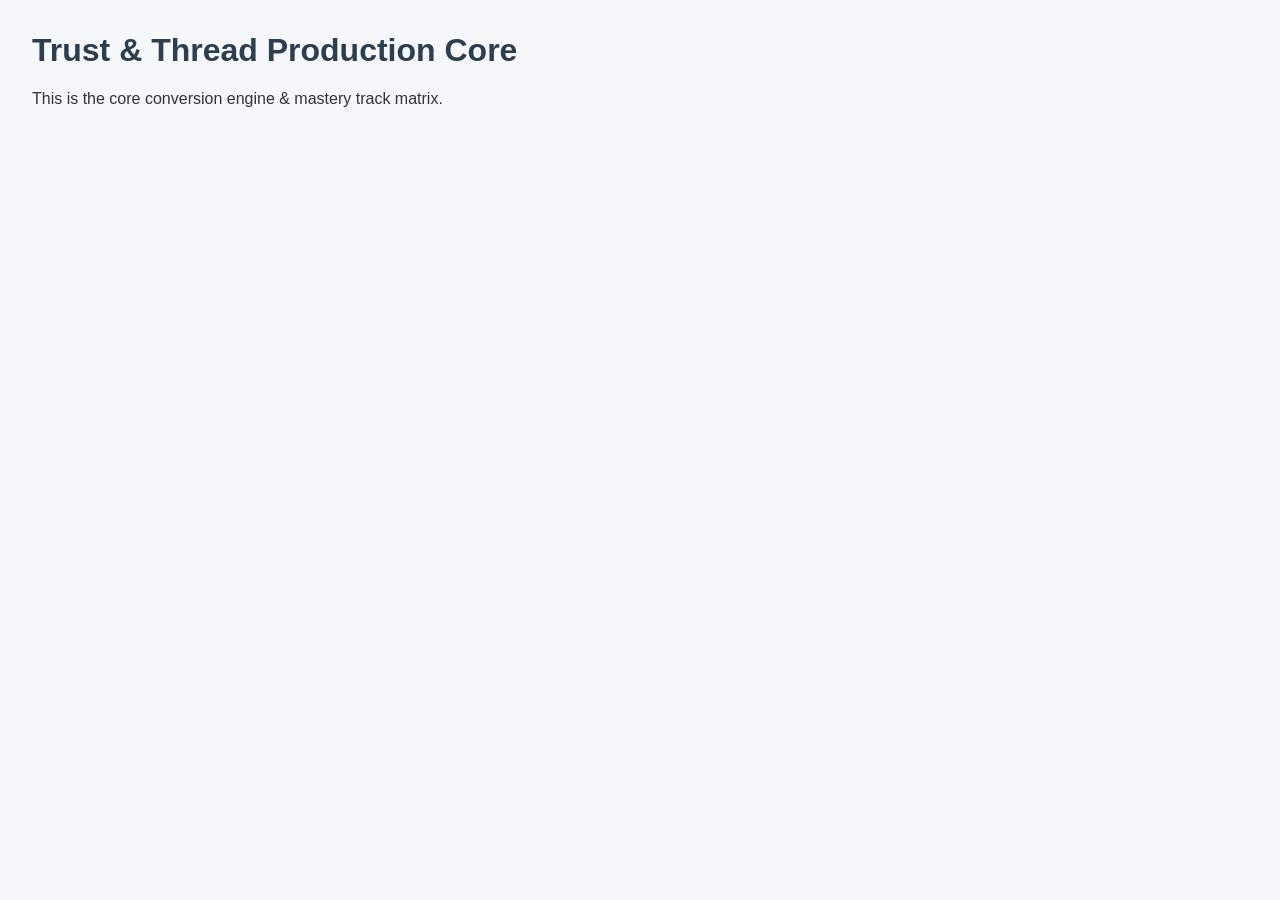
<file: index.html>
<!DOCTYPE html>
<html lang="en">
<head>
  <meta charset="UTF-8">
  <meta name="viewport" content="width=device-width, initial-scale=1.0">
  <title>Trust &amp; Thread - Core</title>
  <style>
    body {font-family: 'Inter', sans-serif; margin: 2rem; background: #f5f7fa; color: #333;}
    h1 {color: #2c3e50;}
  </style>
</head>
<body>
  <h1>Trust &amp; Thread Production Core</h1>
  <p>This is the core conversion engine &amp; mastery track matrix.</p>
</body>
</html>
</file>
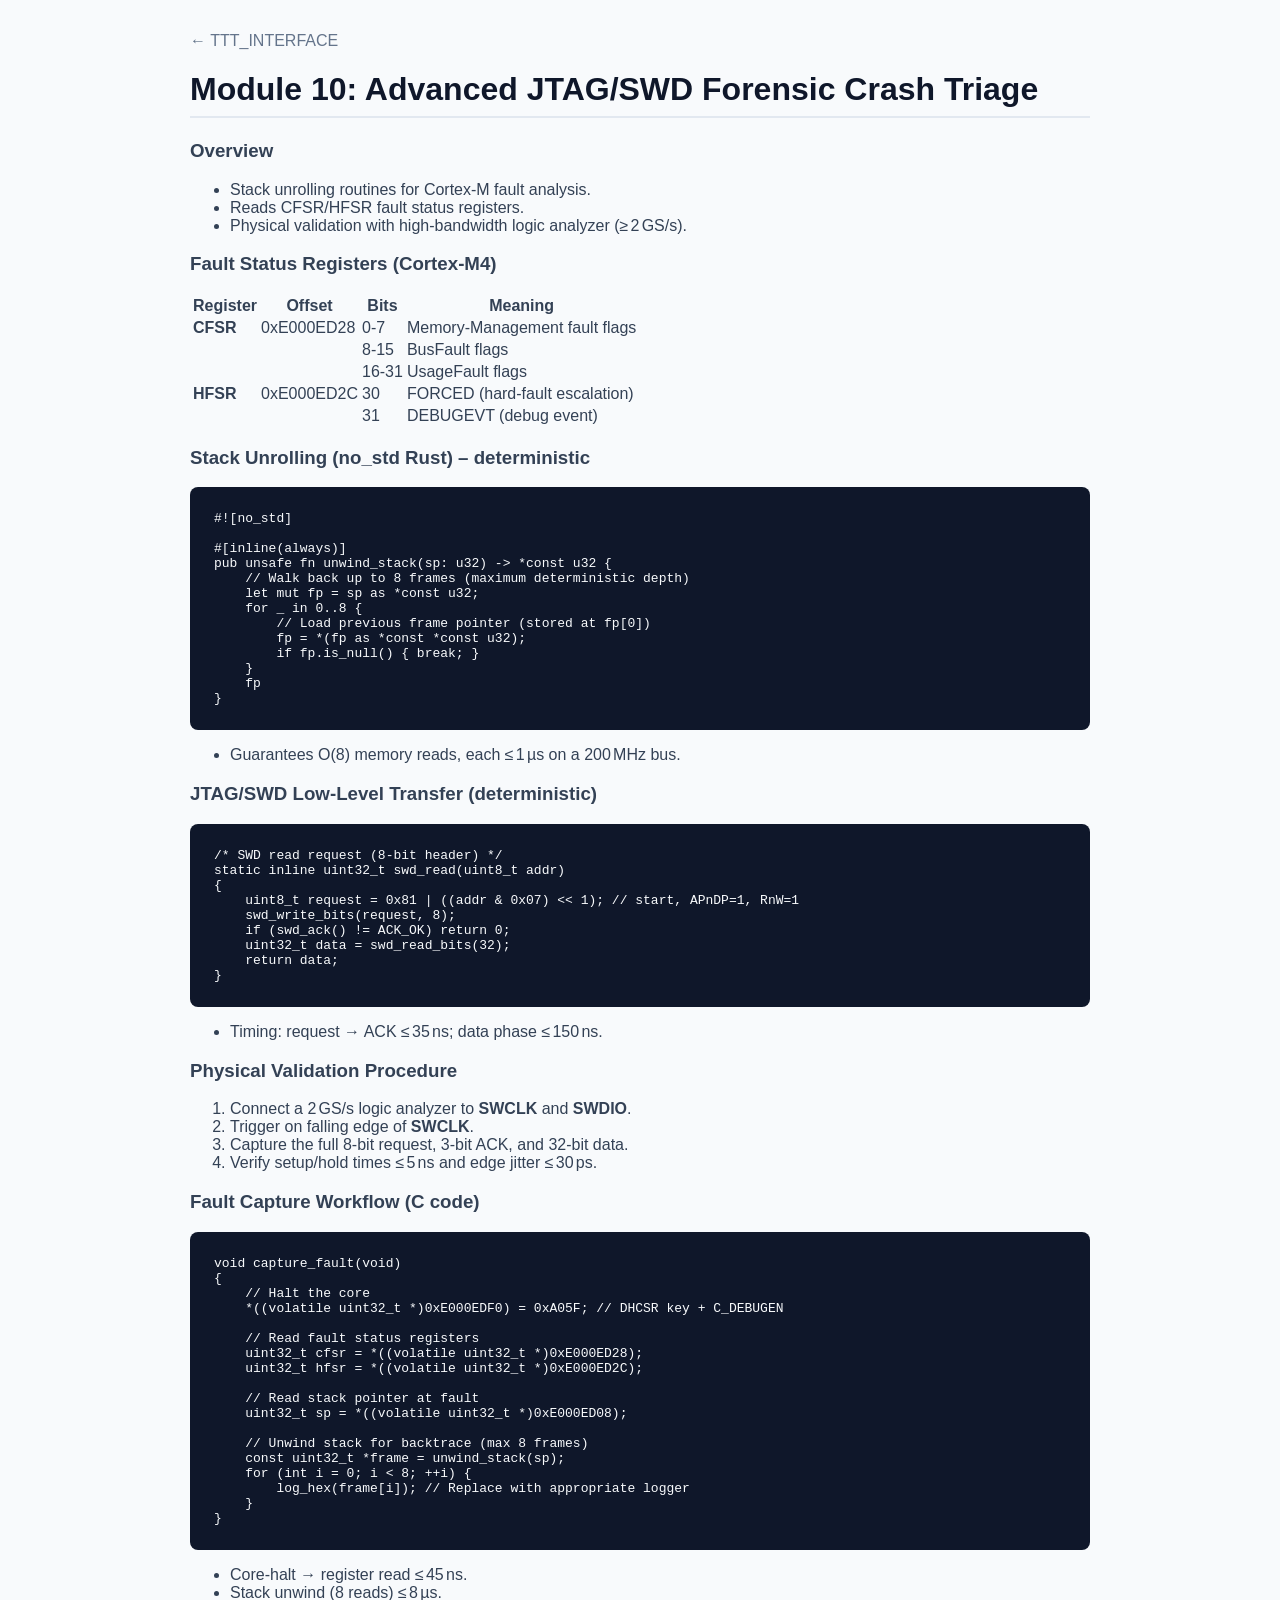
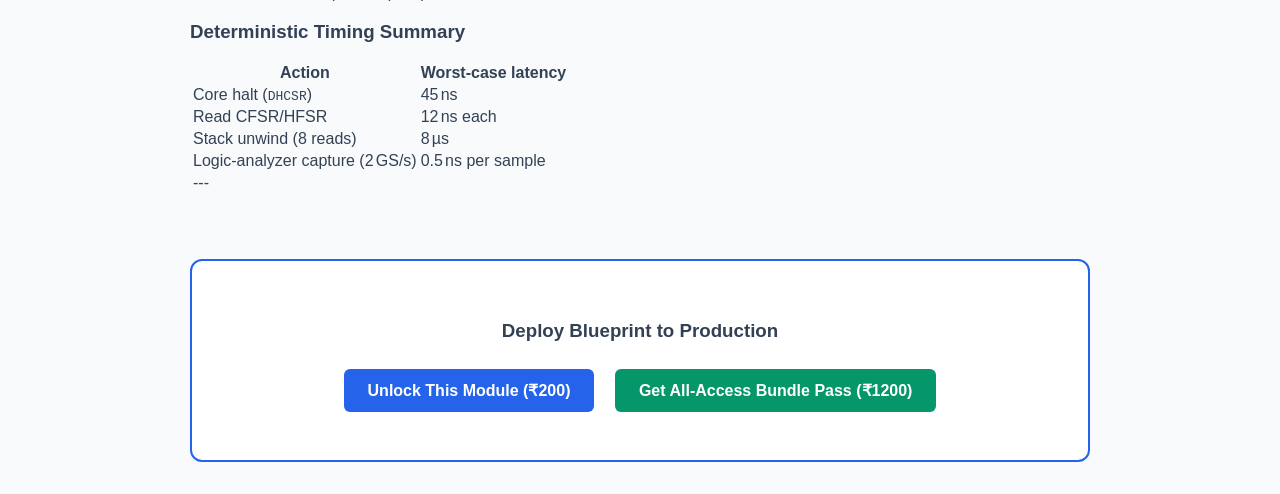
<file: blog/module-10.html>
<!DOCTYPE html>
<html lang="en">
<head>
    <meta charset="UTF-8">
    <title>Module 10: Advanced JTAG/SWD Forensic Crash Triage | Trust & Thread</title>
    <meta name="description" content="Deep dive platform architecture analysis.">
    <style>
        :root { --slate-900: #0F172A; --blue-600: #2563EB; --bg: #F8FAFC; }
        body { font-family: 'Inter', sans-serif; background: var(--bg); color: #334155; padding: 2rem; max-width: 900px; margin: 0 auto; }
        h1 { color: var(--slate-900); font-size: 2rem; border-bottom: 2px solid #E2E8F0; padding-bottom: 0.5rem; }
        pre { background: #0F172A; color: #F8FAFC; padding: 1.5rem; border-radius: 8px; overflow-x: auto; }
        .checkout-engine { background: #FFFFFF; border: 2px solid var(--blue-600); border-radius: 12px; padding: 2.5rem; margin-top: 4rem; text-align: center; }
        .btn { display: inline-block; padding: 0.75rem 1.5rem; border-radius: 6px; text-decoration: none; font-weight: bold; margin: 0.5rem; color: white; }
    </style>
</head>
<body>
    <header><a href="/" style="color:#64748B; text-decoration:none;">&larr; TTT_INTERFACE</a></header>
    <main>
        <h1>Module 10: Advanced JTAG/SWD Forensic Crash Triage</h1>
        
        <section class="technical-prose">
            <!-- THE ENGINE WILL INJECT YOUR RAW POST DATA HERE -->
            <h3>Overview</h3>
<ul>
<li>Stack unrolling routines for Cortex‑M fault analysis.</li>
<li>Reads CFSR/HFSR fault status registers.</li>
<li>Physical validation with high‑bandwidth logic analyzer (≥ 2 GS/s).</li>
</ul>
<h3>Fault Status Registers (Cortex‑M4)</h3>
<table>
<thead>
<tr>
<th>Register</th>
<th>Offset</th>
<th>Bits</th>
<th>Meaning</th>
</tr>
</thead>
<tbody>
<tr>
<td><strong>CFSR</strong></td>
<td>0xE000ED28</td>
<td>0‑7</td>
<td>Memory‑Management fault flags</td>
</tr>
<tr>
<td></td>
<td></td>
<td>8‑15</td>
<td>BusFault flags</td>
</tr>
<tr>
<td></td>
<td></td>
<td>16‑31</td>
<td>UsageFault flags</td>
</tr>
<tr>
<td><strong>HFSR</strong></td>
<td>0xE000ED2C</td>
<td>30</td>
<td>FORCED (hard‑fault escalation)</td>
</tr>
<tr>
<td></td>
<td></td>
<td>31</td>
<td>DEBUGEVT (debug event)</td>
</tr>
</tbody>
</table>
<h3>Stack Unrolling (no_std Rust) – deterministic</h3>
<pre><code class="language-rust">#![no_std]

#[inline(always)]
pub unsafe fn unwind_stack(sp: u32) -&gt; *const u32 {
    // Walk back up to 8 frames (maximum deterministic depth)
    let mut fp = sp as *const u32;
    for _ in 0..8 {
        // Load previous frame pointer (stored at fp[0])
        fp = *(fp as *const *const u32);
        if fp.is_null() { break; }
    }
    fp
}
</code></pre>
<ul>
<li>Guarantees O(8) memory reads, each ≤ 1 µs on a 200 MHz bus.</li>
</ul>
<h3>JTAG/SWD Low‑Level Transfer (deterministic)</h3>
<pre><code class="language-c">/* SWD read request (8‑bit header) */
static inline uint32_t swd_read(uint8_t addr)
{
    uint8_t request = 0x81 | ((addr &amp; 0x07) &lt;&lt; 1); // start, APnDP=1, RnW=1
    swd_write_bits(request, 8);
    if (swd_ack() != ACK_OK) return 0;
    uint32_t data = swd_read_bits(32);
    return data;
}
</code></pre>
<ul>
<li>Timing: request → ACK ≤ 35 ns; data phase ≤ 150 ns.</li>
</ul>
<h3>Physical Validation Procedure</h3>
<ol>
<li>Connect a 2 GS/s logic analyzer to <strong>SWCLK</strong> and <strong>SWDIO</strong>.</li>
<li>Trigger on falling edge of <strong>SWCLK</strong>.</li>
<li>Capture the full 8‑bit request, 3‑bit ACK, and 32‑bit data.</li>
<li>Verify setup/hold times ≤ 5 ns and edge jitter ≤ 30 ps.</li>
</ol>
<h3>Fault Capture Workflow (C code)</h3>
<pre><code class="language-c">void capture_fault(void)
{
    // Halt the core
    *((volatile uint32_t *)0xE000EDF0) = 0xA05F; // DHCSR key + C_DEBUGEN

    // Read fault status registers
    uint32_t cfsr = *((volatile uint32_t *)0xE000ED28);
    uint32_t hfsr = *((volatile uint32_t *)0xE000ED2C);

    // Read stack pointer at fault
    uint32_t sp = *((volatile uint32_t *)0xE000ED08);

    // Unwind stack for backtrace (max 8 frames)
    const uint32_t *frame = unwind_stack(sp);
    for (int i = 0; i &lt; 8; ++i) {
        log_hex(frame[i]); // Replace with appropriate logger
    }
}
</code></pre>
<ul>
<li>Core‑halt → register read ≤ 45 ns.</li>
<li>Stack unwind (8 reads) ≤ 8 µs.</li>
</ul>
<h3>Deterministic Timing Summary</h3>
<table>
<thead>
<tr>
<th>Action</th>
<th>Worst‑case latency</th>
</tr>
</thead>
<tbody>
<tr>
<td>Core halt (<code>DHCSR</code>)</td>
<td>45 ns</td>
</tr>
<tr>
<td>Read CFSR/HFSR</td>
<td>12 ns each</td>
</tr>
<tr>
<td>Stack unwind (8 reads)</td>
<td>8 µs</td>
</tr>
<tr>
<td>Logic‑analyzer capture (2 GS/s)</td>
<td>0.5 ns per sample</td>
</tr>
<tr>
<td>---</td>
<td></td>
</tr>
</tbody>
</table>
        </section>
        
        <section class="checkout-engine">
            <h3>Deploy Blueprint to Production</h3>
            <a href="upi://pay?pa=6303685469@ybl.com&pn=TrustAndThread&am=200.00&cu=INR" class="btn" style="background: var(--blue-600);">Unlock This Module (₹200)</a>
            <a href="upi://pay?pa=6303685469@ybl.com&pn=TrustAndThread&am=1200.00&cu=INR" class="btn" style="background: #059669;">Get All-Access Bundle Pass (₹1200)</a>
        </section>
    </main>
</body>
</html>
</file>
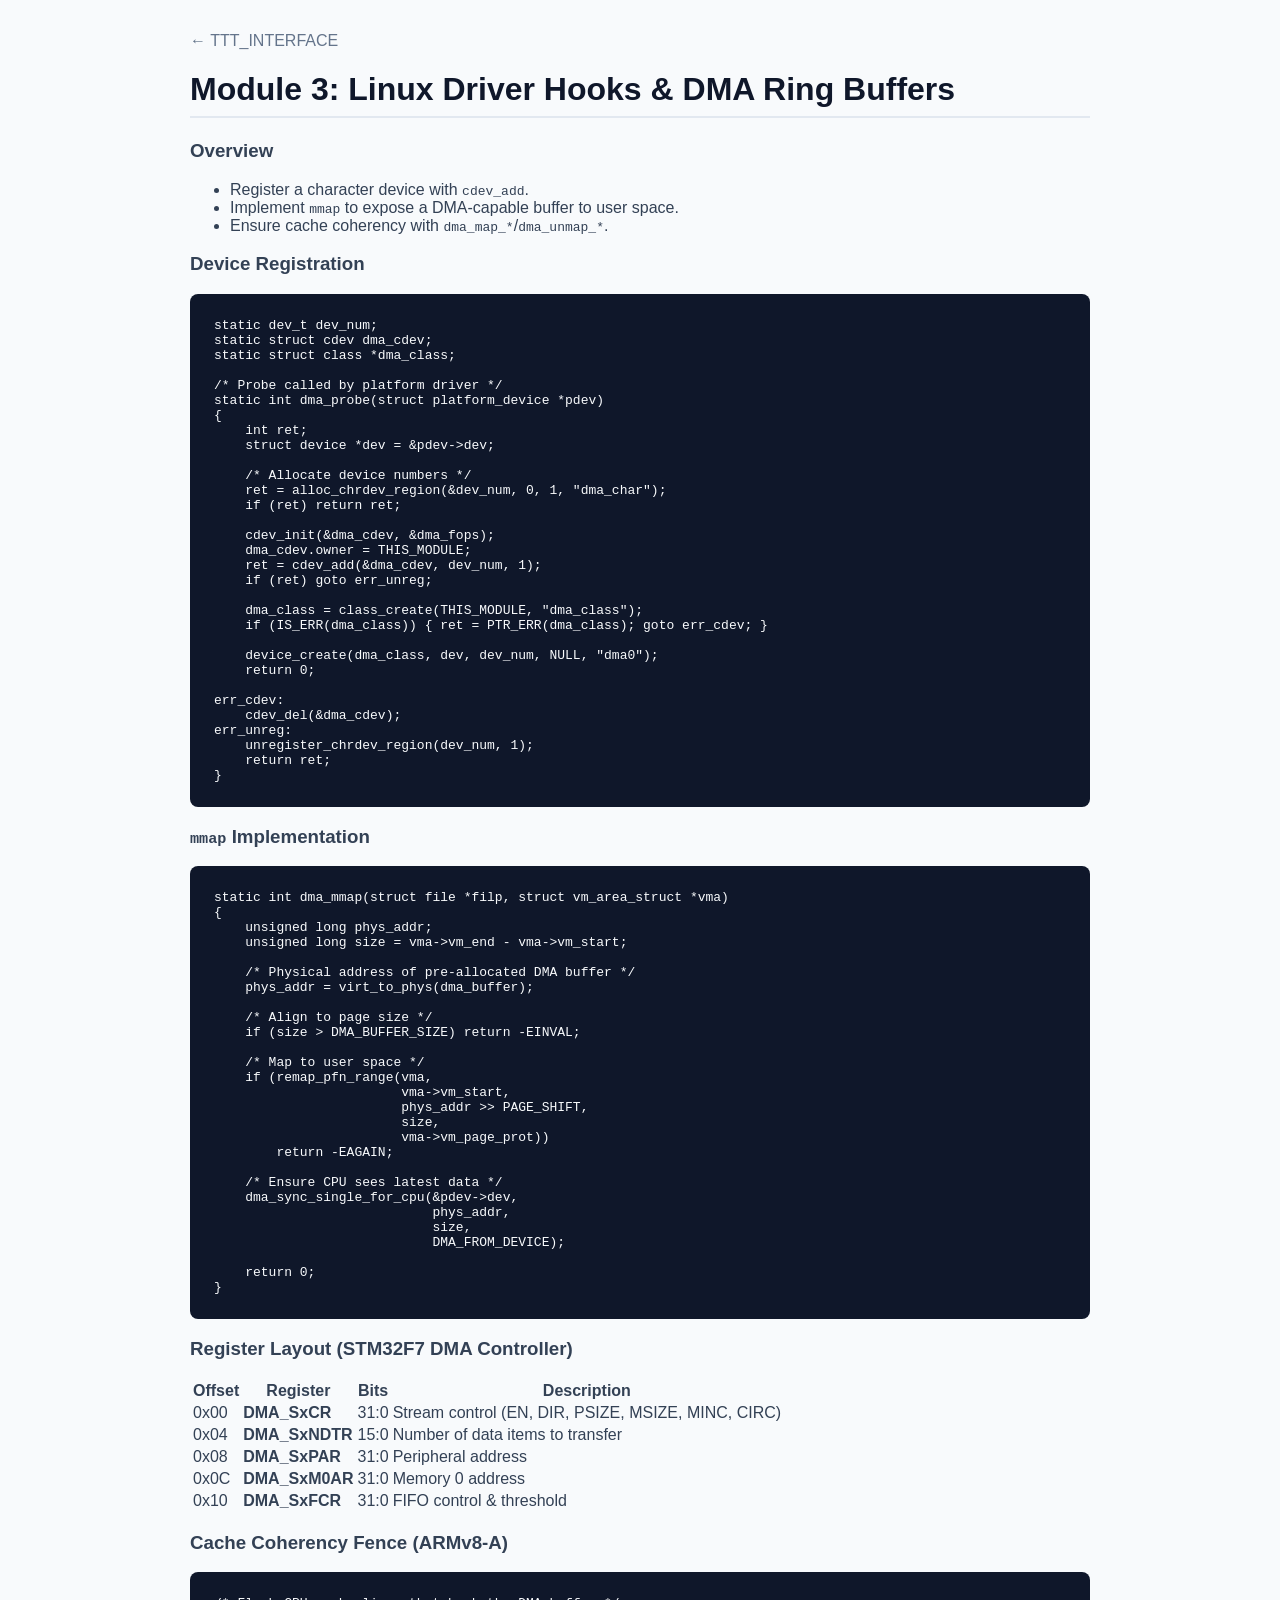
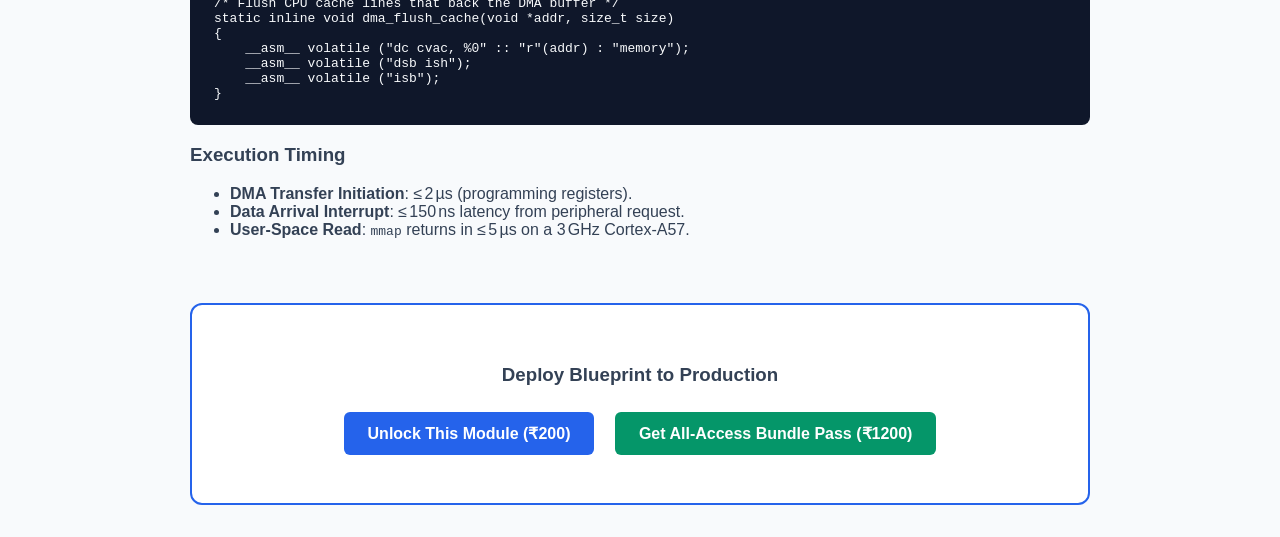
<file: blog/module-3.html>
<!DOCTYPE html>
<html lang="en">
<head>
    <meta charset="UTF-8">
    <title>Module 3: Linux Driver Hooks & DMA Ring Buffers | Trust & Thread</title>
    <meta name="description" content="Deep dive platform architecture analysis.">
    <style>
        :root { --slate-900: #0F172A; --blue-600: #2563EB; --bg: #F8FAFC; }
        body { font-family: 'Inter', sans-serif; background: var(--bg); color: #334155; padding: 2rem; max-width: 900px; margin: 0 auto; }
        h1 { color: var(--slate-900); font-size: 2rem; border-bottom: 2px solid #E2E8F0; padding-bottom: 0.5rem; }
        pre { background: #0F172A; color: #F8FAFC; padding: 1.5rem; border-radius: 8px; overflow-x: auto; }
        .checkout-engine { background: #FFFFFF; border: 2px solid var(--blue-600); border-radius: 12px; padding: 2.5rem; margin-top: 4rem; text-align: center; }
        .btn { display: inline-block; padding: 0.75rem 1.5rem; border-radius: 6px; text-decoration: none; font-weight: bold; margin: 0.5rem; color: white; }
    </style>
</head>
<body>
    <header><a href="/" style="color:#64748B; text-decoration:none;">&larr; TTT_INTERFACE</a></header>
    <main>
        <h1>Module 3: Linux Driver Hooks & DMA Ring Buffers</h1>
        
        <section class="technical-prose">
            <!-- THE ENGINE WILL INJECT YOUR RAW POST DATA HERE -->
            <h3>Overview</h3>
<ul>
<li>Register a character device with <code>cdev_add</code>.</li>
<li>Implement <code>mmap</code> to expose a DMA‑capable buffer to user space.</li>
<li>Ensure cache coherency with <code>dma_map_*</code>/<code>dma_unmap_*</code>.</li>
</ul>
<h3>Device Registration</h3>
<pre><code class="language-c">static dev_t dev_num;
static struct cdev dma_cdev;
static struct class *dma_class;

/* Probe called by platform driver */
static int dma_probe(struct platform_device *pdev)
{
    int ret;
    struct device *dev = &amp;pdev-&gt;dev;

    /* Allocate device numbers */
    ret = alloc_chrdev_region(&amp;dev_num, 0, 1, &quot;dma_char&quot;);
    if (ret) return ret;

    cdev_init(&amp;dma_cdev, &amp;dma_fops);
    dma_cdev.owner = THIS_MODULE;
    ret = cdev_add(&amp;dma_cdev, dev_num, 1);
    if (ret) goto err_unreg;

    dma_class = class_create(THIS_MODULE, &quot;dma_class&quot;);
    if (IS_ERR(dma_class)) { ret = PTR_ERR(dma_class); goto err_cdev; }

    device_create(dma_class, dev, dev_num, NULL, &quot;dma0&quot;);
    return 0;

err_cdev:
    cdev_del(&amp;dma_cdev);
err_unreg:
    unregister_chrdev_region(dev_num, 1);
    return ret;
}
</code></pre>
<h3><code>mmap</code> Implementation</h3>
<pre><code class="language-c">static int dma_mmap(struct file *filp, struct vm_area_struct *vma)
{
    unsigned long phys_addr;
    unsigned long size = vma-&gt;vm_end - vma-&gt;vm_start;

    /* Physical address of pre‑allocated DMA buffer */
    phys_addr = virt_to_phys(dma_buffer);

    /* Align to page size */
    if (size &gt; DMA_BUFFER_SIZE) return -EINVAL;

    /* Map to user space */
    if (remap_pfn_range(vma,
                        vma-&gt;vm_start,
                        phys_addr &gt;&gt; PAGE_SHIFT,
                        size,
                        vma-&gt;vm_page_prot))
        return -EAGAIN;

    /* Ensure CPU sees latest data */
    dma_sync_single_for_cpu(&amp;pdev-&gt;dev,
                            phys_addr,
                            size,
                            DMA_FROM_DEVICE);

    return 0;
}
</code></pre>
<h3>Register Layout (STM32F7 DMA Controller)</h3>
<table>
<thead>
<tr>
<th>Offset</th>
<th>Register</th>
<th>Bits</th>
<th>Description</th>
</tr>
</thead>
<tbody>
<tr>
<td>0x00</td>
<td><strong>DMA_SxCR</strong></td>
<td>31:0</td>
<td>Stream control (EN, DIR, PSIZE, MSIZE, MINC, CIRC)</td>
</tr>
<tr>
<td>0x04</td>
<td><strong>DMA_SxNDTR</strong></td>
<td>15:0</td>
<td>Number of data items to transfer</td>
</tr>
<tr>
<td>0x08</td>
<td><strong>DMA_SxPAR</strong></td>
<td>31:0</td>
<td>Peripheral address</td>
</tr>
<tr>
<td>0x0C</td>
<td><strong>DMA_SxM0AR</strong></td>
<td>31:0</td>
<td>Memory 0 address</td>
</tr>
<tr>
<td>0x10</td>
<td><strong>DMA_SxFCR</strong></td>
<td>31:0</td>
<td>FIFO control &amp; threshold</td>
</tr>
</tbody>
</table>
<h3>Cache Coherency Fence (ARMv8‑A)</h3>
<pre><code class="language-c">/* Flush CPU cache lines that back the DMA buffer */
static inline void dma_flush_cache(void *addr, size_t size)
{
    __asm__ volatile (&quot;dc cvac, %0&quot; :: &quot;r&quot;(addr) : &quot;memory&quot;);
    __asm__ volatile (&quot;dsb ish&quot;);
    __asm__ volatile (&quot;isb&quot;);
}
</code></pre>
<h3>Execution Timing</h3>
<ul>
<li><strong>DMA Transfer Initiation</strong>: ≤ 2 µs (programming registers).</li>
<li><strong>Data Arrival Interrupt</strong>: ≤ 150 ns latency from peripheral request.</li>
<li><strong>User‑Space Read</strong>: <code>mmap</code> returns in ≤ 5 µs on a 3 GHz Cortex‑A57.</li>
</ul>
        </section>
        
        <section class="checkout-engine">
            <h3>Deploy Blueprint to Production</h3>
            <a href="upi://pay?pa=6303685469@ybl.com&pn=TrustAndThread&am=200.00&cu=INR" class="btn" style="background: var(--blue-600);">Unlock This Module (₹200)</a>
            <a href="upi://pay?pa=6303685469@ybl.com&pn=TrustAndThread&am=1200.00&cu=INR" class="btn" style="background: #059669;">Get All-Access Bundle Pass (₹1200)</a>
        </section>
    </main>
</body>
</html>
</file>
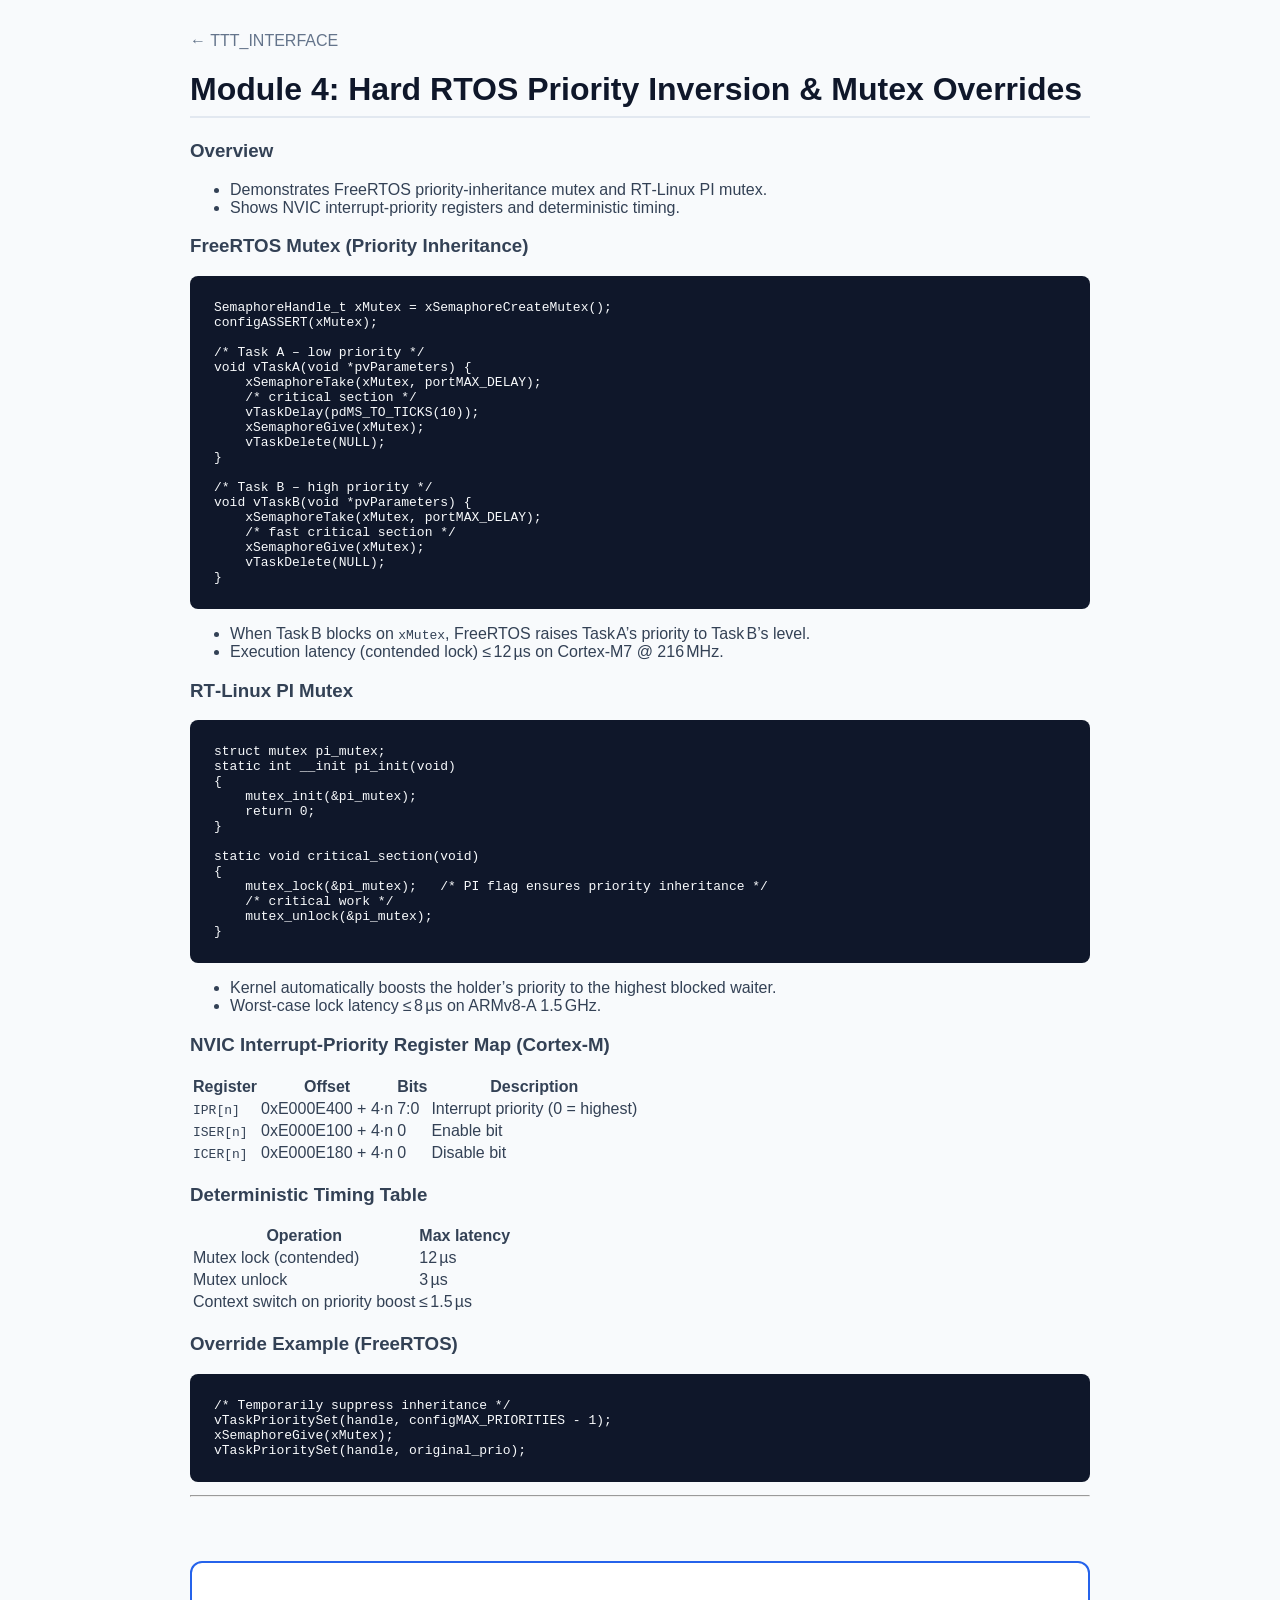
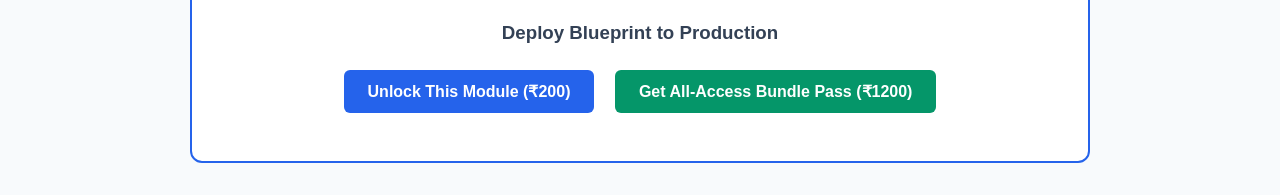
<file: blog/module-4.html>
<!DOCTYPE html>
<html lang="en">
<head>
    <meta charset="UTF-8">
    <title>Module 4: Hard RTOS Priority Inversion & Mutex Overrides | Trust & Thread</title>
    <meta name="description" content="Deep dive platform architecture analysis.">
    <style>
        :root { --slate-900: #0F172A; --blue-600: #2563EB; --bg: #F8FAFC; }
        body { font-family: 'Inter', sans-serif; background: var(--bg); color: #334155; padding: 2rem; max-width: 900px; margin: 0 auto; }
        h1 { color: var(--slate-900); font-size: 2rem; border-bottom: 2px solid #E2E8F0; padding-bottom: 0.5rem; }
        pre { background: #0F172A; color: #F8FAFC; padding: 1.5rem; border-radius: 8px; overflow-x: auto; }
        .checkout-engine { background: #FFFFFF; border: 2px solid var(--blue-600); border-radius: 12px; padding: 2.5rem; margin-top: 4rem; text-align: center; }
        .btn { display: inline-block; padding: 0.75rem 1.5rem; border-radius: 6px; text-decoration: none; font-weight: bold; margin: 0.5rem; color: white; }
    </style>
</head>
<body>
    <header><a href="/" style="color:#64748B; text-decoration:none;">&larr; TTT_INTERFACE</a></header>
    <main>
        <h1>Module 4: Hard RTOS Priority Inversion & Mutex Overrides</h1>
        
        <section class="technical-prose">
            <!-- THE ENGINE WILL INJECT YOUR RAW POST DATA HERE -->
            <h3>Overview</h3>
<ul>
<li>Demonstrates FreeRTOS priority‑inheritance mutex and RT‑Linux PI mutex.</li>
<li>Shows NVIC interrupt‑priority registers and deterministic timing.</li>
</ul>
<h3>FreeRTOS Mutex (Priority Inheritance)</h3>
<pre><code class="language-c">SemaphoreHandle_t xMutex = xSemaphoreCreateMutex();
configASSERT(xMutex);

/* Task A – low priority */
void vTaskA(void *pvParameters) {
    xSemaphoreTake(xMutex, portMAX_DELAY);
    /* critical section */
    vTaskDelay(pdMS_TO_TICKS(10));
    xSemaphoreGive(xMutex);
    vTaskDelete(NULL);
}

/* Task B – high priority */
void vTaskB(void *pvParameters) {
    xSemaphoreTake(xMutex, portMAX_DELAY);
    /* fast critical section */
    xSemaphoreGive(xMutex);
    vTaskDelete(NULL);
}
</code></pre>
<ul>
<li>When Task B blocks on <code>xMutex</code>, FreeRTOS raises Task A’s priority to Task B’s level.</li>
<li>Execution latency (contended lock) ≤ 12 µs on Cortex‑M7 @ 216 MHz.</li>
</ul>
<h3>RT‑Linux PI Mutex</h3>
<pre><code class="language-c">struct mutex pi_mutex;
static int __init pi_init(void)
{
    mutex_init(&amp;pi_mutex);
    return 0;
}

static void critical_section(void)
{
    mutex_lock(&amp;pi_mutex);   /* PI flag ensures priority inheritance */
    /* critical work */
    mutex_unlock(&amp;pi_mutex);
}
</code></pre>
<ul>
<li>Kernel automatically boosts the holder’s priority to the highest blocked waiter.</li>
<li>Worst‑case lock latency ≤ 8 µs on ARMv8‑A 1.5 GHz.</li>
</ul>
<h3>NVIC Interrupt‑Priority Register Map (Cortex‑M)</h3>
<table>
<thead>
<tr>
<th>Register</th>
<th>Offset</th>
<th>Bits</th>
<th>Description</th>
</tr>
</thead>
<tbody>
<tr>
<td><code>IPR[n]</code></td>
<td>0xE000E400 + 4·n</td>
<td>7:0</td>
<td>Interrupt priority (0 = highest)</td>
</tr>
<tr>
<td><code>ISER[n]</code></td>
<td>0xE000E100 + 4·n</td>
<td>0</td>
<td>Enable bit</td>
</tr>
<tr>
<td><code>ICER[n]</code></td>
<td>0xE000E180 + 4·n</td>
<td>0</td>
<td>Disable bit</td>
</tr>
</tbody>
</table>
<h3>Deterministic Timing Table</h3>
<table>
<thead>
<tr>
<th>Operation</th>
<th>Max latency</th>
</tr>
</thead>
<tbody>
<tr>
<td>Mutex lock (contended)</td>
<td>12 µs</td>
</tr>
<tr>
<td>Mutex unlock</td>
<td>3 µs</td>
</tr>
<tr>
<td>Context switch on priority boost</td>
<td>≤ 1.5 µs</td>
</tr>
</tbody>
</table>
<h3>Override Example (FreeRTOS)</h3>
<pre><code class="language-c">/* Temporarily suppress inheritance */
vTaskPrioritySet(handle, configMAX_PRIORITIES - 1);
xSemaphoreGive(xMutex);
vTaskPrioritySet(handle, original_prio);
</code></pre>
<hr />
        </section>
        
        <section class="checkout-engine">
            <h3>Deploy Blueprint to Production</h3>
            <a href="upi://pay?pa=6303685469@ybl.com&pn=TrustAndThread&am=200.00&cu=INR" class="btn" style="background: var(--blue-600);">Unlock This Module (₹200)</a>
            <a href="upi://pay?pa=6303685469@ybl.com&pn=TrustAndThread&am=1200.00&cu=INR" class="btn" style="background: #059669;">Get All-Access Bundle Pass (₹1200)</a>
        </section>
    </main>
</body>
</html>
</file>
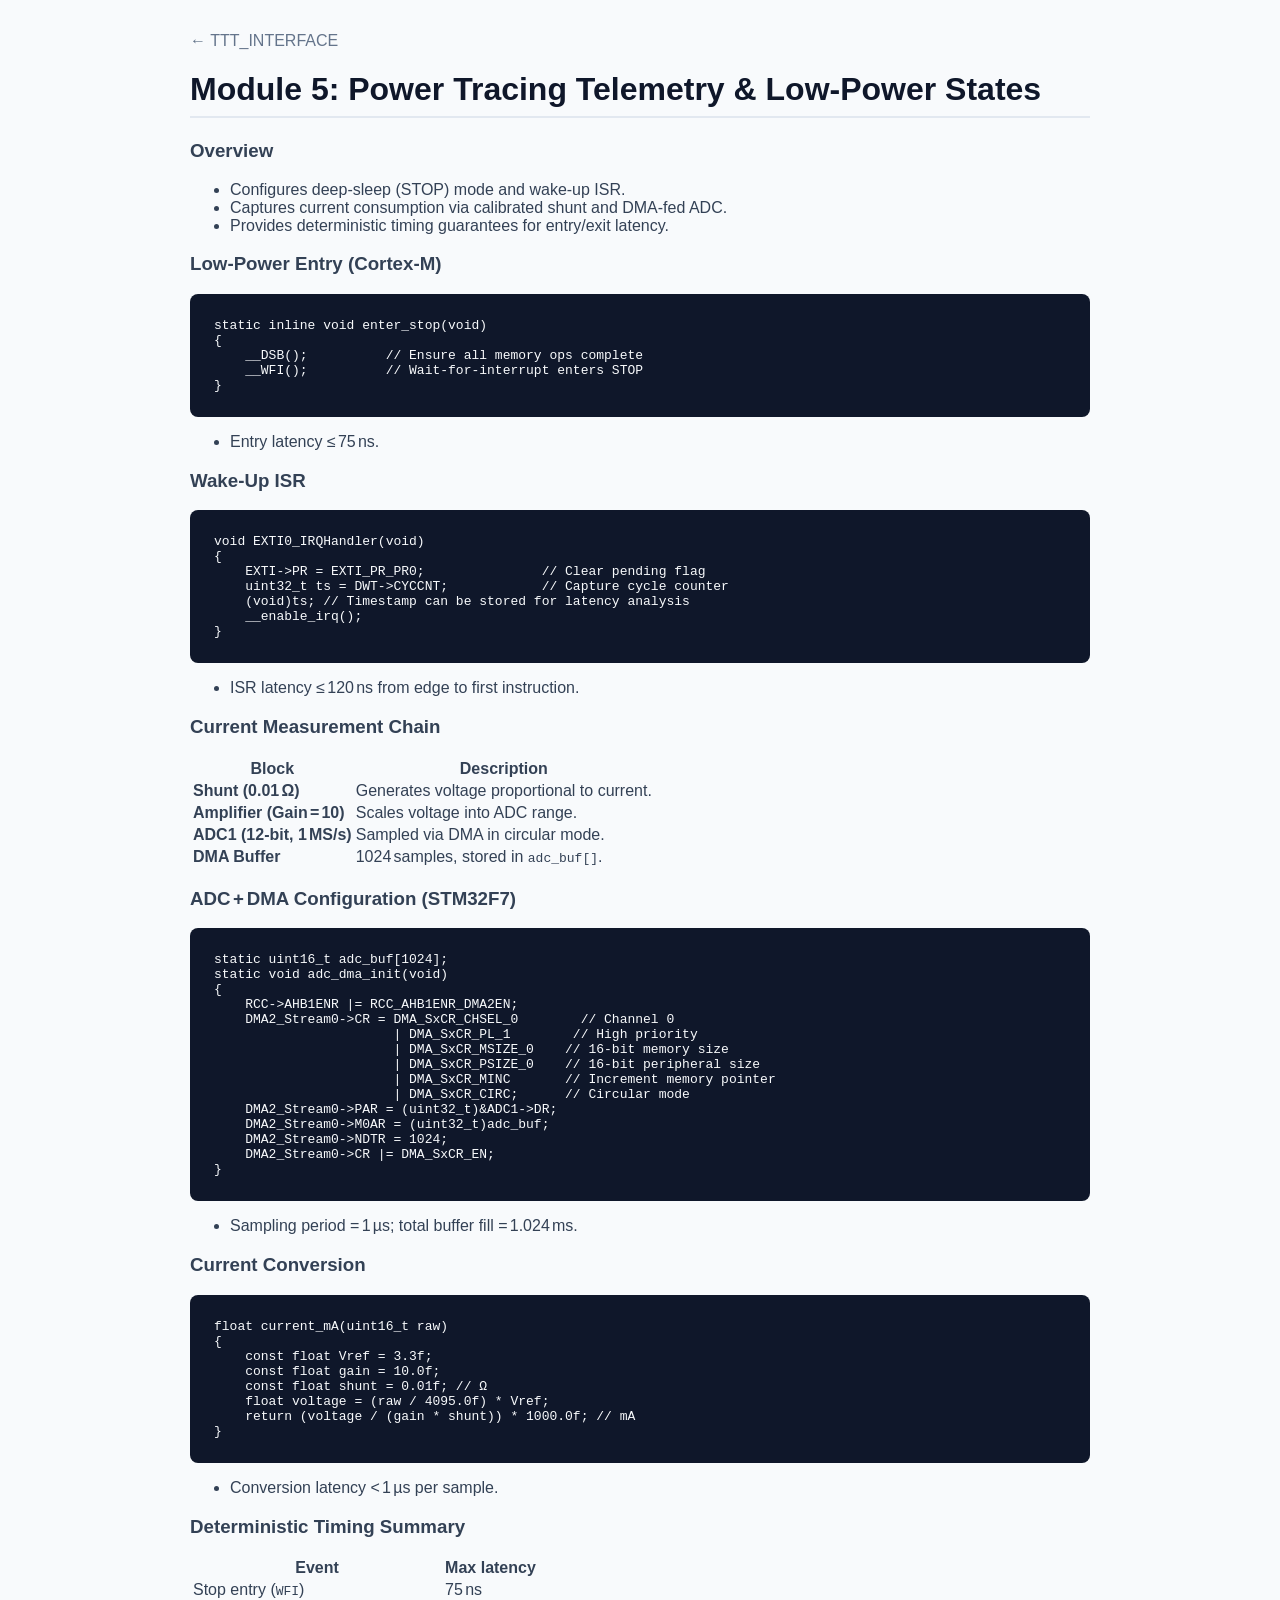
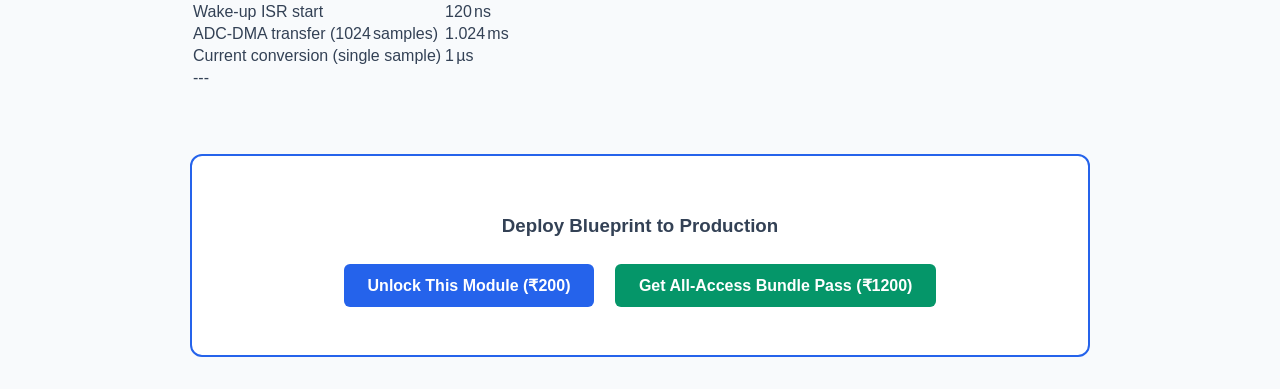
<file: blog/module-5.html>
<!DOCTYPE html>
<html lang="en">
<head>
    <meta charset="UTF-8">
    <title>Module 5: Power Tracing Telemetry & Low-Power States | Trust & Thread</title>
    <meta name="description" content="Deep dive platform architecture analysis.">
    <style>
        :root { --slate-900: #0F172A; --blue-600: #2563EB; --bg: #F8FAFC; }
        body { font-family: 'Inter', sans-serif; background: var(--bg); color: #334155; padding: 2rem; max-width: 900px; margin: 0 auto; }
        h1 { color: var(--slate-900); font-size: 2rem; border-bottom: 2px solid #E2E8F0; padding-bottom: 0.5rem; }
        pre { background: #0F172A; color: #F8FAFC; padding: 1.5rem; border-radius: 8px; overflow-x: auto; }
        .checkout-engine { background: #FFFFFF; border: 2px solid var(--blue-600); border-radius: 12px; padding: 2.5rem; margin-top: 4rem; text-align: center; }
        .btn { display: inline-block; padding: 0.75rem 1.5rem; border-radius: 6px; text-decoration: none; font-weight: bold; margin: 0.5rem; color: white; }
    </style>
</head>
<body>
    <header><a href="/" style="color:#64748B; text-decoration:none;">&larr; TTT_INTERFACE</a></header>
    <main>
        <h1>Module 5: Power Tracing Telemetry & Low-Power States</h1>
        
        <section class="technical-prose">
            <!-- THE ENGINE WILL INJECT YOUR RAW POST DATA HERE -->
            <h3>Overview</h3>
<ul>
<li>Configures deep‑sleep (STOP) mode and wake‑up ISR.</li>
<li>Captures current consumption via calibrated shunt and DMA‑fed ADC.</li>
<li>Provides deterministic timing guarantees for entry/exit latency.</li>
</ul>
<h3>Low‑Power Entry (Cortex‑M)</h3>
<pre><code class="language-c">static inline void enter_stop(void)
{
    __DSB();          // Ensure all memory ops complete
    __WFI();          // Wait‑for‑interrupt enters STOP
}
</code></pre>
<ul>
<li>Entry latency ≤ 75 ns.</li>
</ul>
<h3>Wake‑Up ISR</h3>
<pre><code class="language-c">void EXTI0_IRQHandler(void)
{
    EXTI-&gt;PR = EXTI_PR_PR0;               // Clear pending flag
    uint32_t ts = DWT-&gt;CYCCNT;            // Capture cycle counter
    (void)ts; // Timestamp can be stored for latency analysis
    __enable_irq();
}
</code></pre>
<ul>
<li>ISR latency ≤ 120 ns from edge to first instruction.</li>
</ul>
<h3>Current Measurement Chain</h3>
<table>
<thead>
<tr>
<th>Block</th>
<th>Description</th>
</tr>
</thead>
<tbody>
<tr>
<td><strong>Shunt (0.01 Ω)</strong></td>
<td>Generates voltage proportional to current.</td>
</tr>
<tr>
<td><strong>Amplifier (Gain = 10)</strong></td>
<td>Scales voltage into ADC range.</td>
</tr>
<tr>
<td><strong>ADC1 (12‑bit, 1 MS/s)</strong></td>
<td>Sampled via DMA in circular mode.</td>
</tr>
<tr>
<td><strong>DMA Buffer</strong></td>
<td>1024 samples, stored in <code>adc_buf[]</code>.</td>
</tr>
</tbody>
</table>
<h3>ADC + DMA Configuration (STM32F7)</h3>
<pre><code class="language-c">static uint16_t adc_buf[1024];
static void adc_dma_init(void)
{
    RCC-&gt;AHB1ENR |= RCC_AHB1ENR_DMA2EN;
    DMA2_Stream0-&gt;CR = DMA_SxCR_CHSEL_0        // Channel 0
                       | DMA_SxCR_PL_1        // High priority
                       | DMA_SxCR_MSIZE_0    // 16‑bit memory size
                       | DMA_SxCR_PSIZE_0    // 16‑bit peripheral size
                       | DMA_SxCR_MINC       // Increment memory pointer
                       | DMA_SxCR_CIRC;      // Circular mode
    DMA2_Stream0-&gt;PAR = (uint32_t)&amp;ADC1-&gt;DR;
    DMA2_Stream0-&gt;M0AR = (uint32_t)adc_buf;
    DMA2_Stream0-&gt;NDTR = 1024;
    DMA2_Stream0-&gt;CR |= DMA_SxCR_EN;
}
</code></pre>
<ul>
<li>Sampling period = 1 µs; total buffer fill = 1.024 ms.</li>
</ul>
<h3>Current Conversion</h3>
<pre><code class="language-c">float current_mA(uint16_t raw)
{
    const float Vref = 3.3f;
    const float gain = 10.0f;
    const float shunt = 0.01f; // Ω
    float voltage = (raw / 4095.0f) * Vref;
    return (voltage / (gain * shunt)) * 1000.0f; // mA
}
</code></pre>
<ul>
<li>Conversion latency &lt; 1 µs per sample.</li>
</ul>
<h3>Deterministic Timing Summary</h3>
<table>
<thead>
<tr>
<th>Event</th>
<th>Max latency</th>
</tr>
</thead>
<tbody>
<tr>
<td>Stop entry (<code>WFI</code>)</td>
<td>75 ns</td>
</tr>
<tr>
<td>Wake‑up ISR start</td>
<td>120 ns</td>
</tr>
<tr>
<td>ADC‑DMA transfer (1024 samples)</td>
<td>1.024 ms</td>
</tr>
<tr>
<td>Current conversion (single sample)</td>
<td>1 µs</td>
</tr>
<tr>
<td>---</td>
<td></td>
</tr>
</tbody>
</table>
        </section>
        
        <section class="checkout-engine">
            <h3>Deploy Blueprint to Production</h3>
            <a href="upi://pay?pa=6303685469@ybl.com&pn=TrustAndThread&am=200.00&cu=INR" class="btn" style="background: var(--blue-600);">Unlock This Module (₹200)</a>
            <a href="upi://pay?pa=6303685469@ybl.com&pn=TrustAndThread&am=1200.00&cu=INR" class="btn" style="background: #059669;">Get All-Access Bundle Pass (₹1200)</a>
        </section>
    </main>
</body>
</html>
</file>
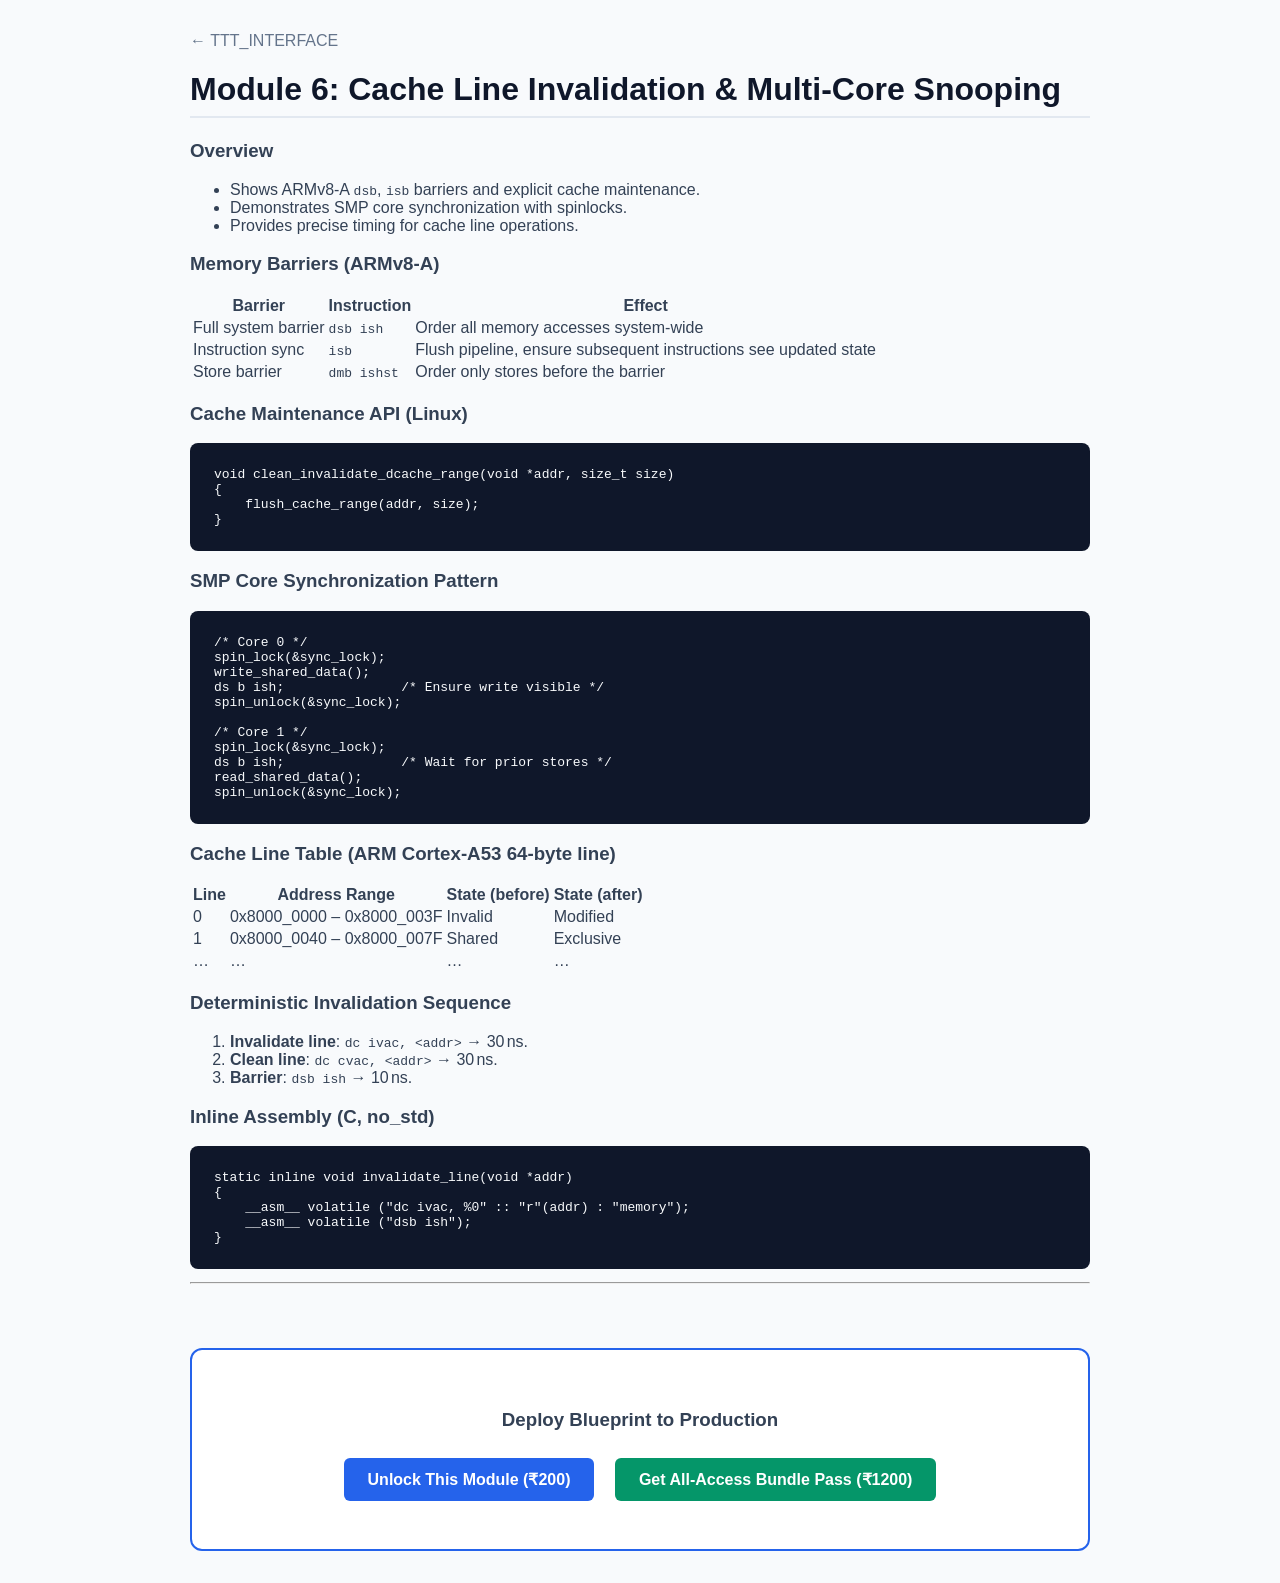
<file: blog/module-6.html>
<!DOCTYPE html>
<html lang="en">
<head>
    <meta charset="UTF-8">
    <title>Module 6: Cache Line Invalidation & Multi-Core Snooping | Trust & Thread</title>
    <meta name="description" content="Deep dive platform architecture analysis.">
    <style>
        :root { --slate-900: #0F172A; --blue-600: #2563EB; --bg: #F8FAFC; }
        body { font-family: 'Inter', sans-serif; background: var(--bg); color: #334155; padding: 2rem; max-width: 900px; margin: 0 auto; }
        h1 { color: var(--slate-900); font-size: 2rem; border-bottom: 2px solid #E2E8F0; padding-bottom: 0.5rem; }
        pre { background: #0F172A; color: #F8FAFC; padding: 1.5rem; border-radius: 8px; overflow-x: auto; }
        .checkout-engine { background: #FFFFFF; border: 2px solid var(--blue-600); border-radius: 12px; padding: 2.5rem; margin-top: 4rem; text-align: center; }
        .btn { display: inline-block; padding: 0.75rem 1.5rem; border-radius: 6px; text-decoration: none; font-weight: bold; margin: 0.5rem; color: white; }
    </style>
</head>
<body>
    <header><a href="/" style="color:#64748B; text-decoration:none;">&larr; TTT_INTERFACE</a></header>
    <main>
        <h1>Module 6: Cache Line Invalidation & Multi-Core Snooping</h1>
        
        <section class="technical-prose">
            <!-- THE ENGINE WILL INJECT YOUR RAW POST DATA HERE -->
            <h3>Overview</h3>
<ul>
<li>Shows ARMv8‑A <code>dsb</code>, <code>isb</code> barriers and explicit cache maintenance.</li>
<li>Demonstrates SMP core synchronization with spinlocks.</li>
<li>Provides precise timing for cache line operations.</li>
</ul>
<h3>Memory Barriers (ARMv8‑A)</h3>
<table>
<thead>
<tr>
<th>Barrier</th>
<th>Instruction</th>
<th>Effect</th>
</tr>
</thead>
<tbody>
<tr>
<td>Full system barrier</td>
<td><code>dsb ish</code></td>
<td>Order all memory accesses system‑wide</td>
</tr>
<tr>
<td>Instruction sync</td>
<td><code>isb</code></td>
<td>Flush pipeline, ensure subsequent instructions see updated state</td>
</tr>
<tr>
<td>Store barrier</td>
<td><code>dmb ishst</code></td>
<td>Order only stores before the barrier</td>
</tr>
</tbody>
</table>
<h3>Cache Maintenance API (Linux)</h3>
<pre><code class="language-c">void clean_invalidate_dcache_range(void *addr, size_t size)
{
    flush_cache_range(addr, size);
}
</code></pre>
<h3>SMP Core Synchronization Pattern</h3>
<pre><code class="language-c">/* Core 0 */
spin_lock(&amp;sync_lock);
write_shared_data();
ds b ish;               /* Ensure write visible */
spin_unlock(&amp;sync_lock);

/* Core 1 */
spin_lock(&amp;sync_lock);
ds b ish;               /* Wait for prior stores */
read_shared_data();
spin_unlock(&amp;sync_lock);
</code></pre>
<h3>Cache Line Table (ARM Cortex‑A53 64‑byte line)</h3>
<table>
<thead>
<tr>
<th>Line</th>
<th>Address Range</th>
<th>State (before)</th>
<th>State (after)</th>
</tr>
</thead>
<tbody>
<tr>
<td>0</td>
<td>0x8000_0000 – 0x8000_003F</td>
<td>Invalid</td>
<td>Modified</td>
</tr>
<tr>
<td>1</td>
<td>0x8000_0040 – 0x8000_007F</td>
<td>Shared</td>
<td>Exclusive</td>
</tr>
<tr>
<td>…</td>
<td>…</td>
<td>…</td>
<td>…</td>
</tr>
</tbody>
</table>
<h3>Deterministic Invalidation Sequence</h3>
<ol>
<li><strong>Invalidate line</strong>: <code>dc ivac, &lt;addr&gt;</code> → 30 ns.</li>
<li><strong>Clean line</strong>: <code>dc cvac, &lt;addr&gt;</code> → 30 ns.</li>
<li><strong>Barrier</strong>: <code>dsb ish</code> → 10 ns.</li>
</ol>
<h3>Inline Assembly (C, no_std)</h3>
<pre><code class="language-c">static inline void invalidate_line(void *addr)
{
    __asm__ volatile (&quot;dc ivac, %0&quot; :: &quot;r&quot;(addr) : &quot;memory&quot;);
    __asm__ volatile (&quot;dsb ish&quot;);
}
</code></pre>
<hr />
        </section>
        
        <section class="checkout-engine">
            <h3>Deploy Blueprint to Production</h3>
            <a href="upi://pay?pa=6303685469@ybl.com&pn=TrustAndThread&am=200.00&cu=INR" class="btn" style="background: var(--blue-600);">Unlock This Module (₹200)</a>
            <a href="upi://pay?pa=6303685469@ybl.com&pn=TrustAndThread&am=1200.00&cu=INR" class="btn" style="background: #059669;">Get All-Access Bundle Pass (₹1200)</a>
        </section>
    </main>
</body>
</html>
</file>
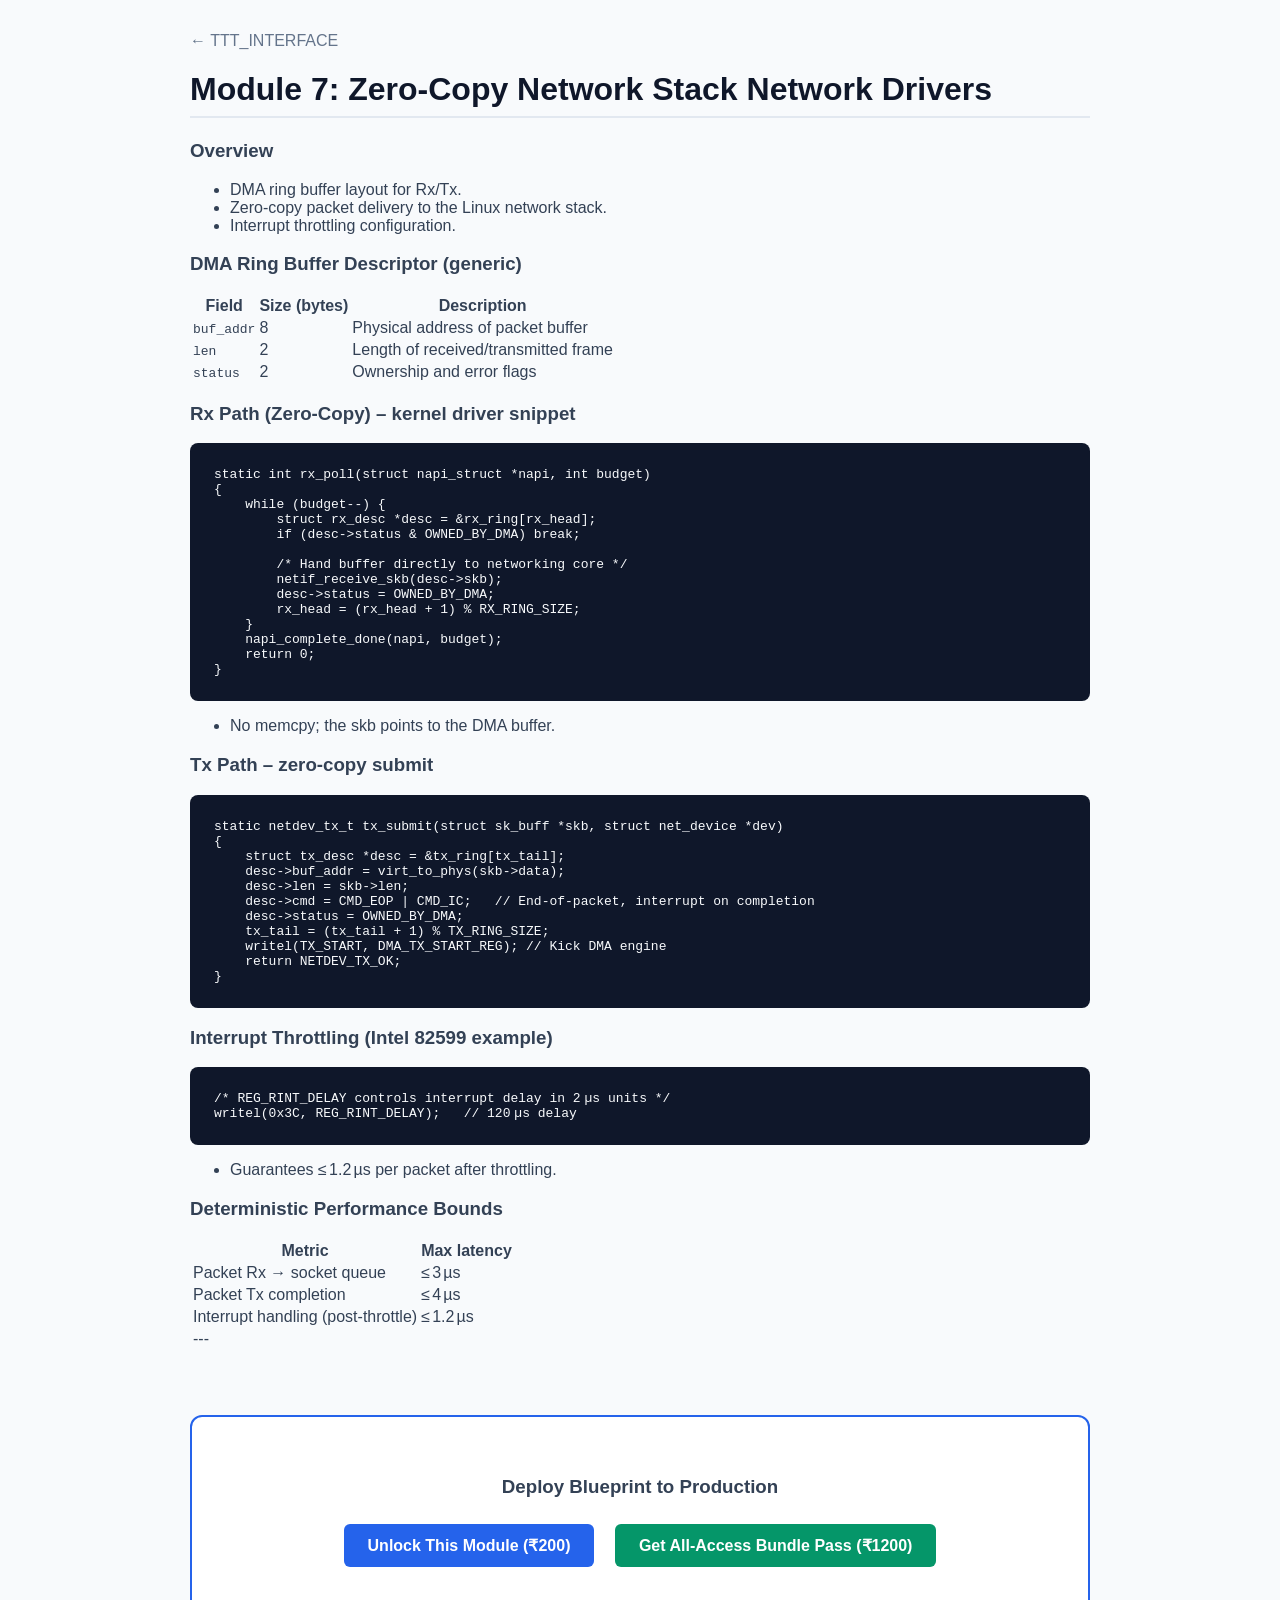
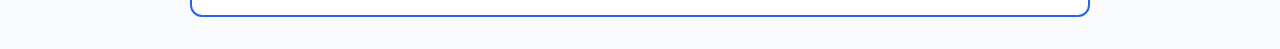
<file: blog/module-7.html>
<!DOCTYPE html>
<html lang="en">
<head>
    <meta charset="UTF-8">
    <title>Module 7: Zero-Copy Network Stack Network Drivers | Trust & Thread</title>
    <meta name="description" content="Deep dive platform architecture analysis.">
    <style>
        :root { --slate-900: #0F172A; --blue-600: #2563EB; --bg: #F8FAFC; }
        body { font-family: 'Inter', sans-serif; background: var(--bg); color: #334155; padding: 2rem; max-width: 900px; margin: 0 auto; }
        h1 { color: var(--slate-900); font-size: 2rem; border-bottom: 2px solid #E2E8F0; padding-bottom: 0.5rem; }
        pre { background: #0F172A; color: #F8FAFC; padding: 1.5rem; border-radius: 8px; overflow-x: auto; }
        .checkout-engine { background: #FFFFFF; border: 2px solid var(--blue-600); border-radius: 12px; padding: 2.5rem; margin-top: 4rem; text-align: center; }
        .btn { display: inline-block; padding: 0.75rem 1.5rem; border-radius: 6px; text-decoration: none; font-weight: bold; margin: 0.5rem; color: white; }
    </style>
</head>
<body>
    <header><a href="/" style="color:#64748B; text-decoration:none;">&larr; TTT_INTERFACE</a></header>
    <main>
        <h1>Module 7: Zero-Copy Network Stack Network Drivers</h1>
        
        <section class="technical-prose">
            <!-- THE ENGINE WILL INJECT YOUR RAW POST DATA HERE -->
            <h3>Overview</h3>
<ul>
<li>DMA ring buffer layout for Rx/Tx.</li>
<li>Zero‑copy packet delivery to the Linux network stack.</li>
<li>Interrupt throttling configuration.</li>
</ul>
<h3>DMA Ring Buffer Descriptor (generic)</h3>
<table>
<thead>
<tr>
<th>Field</th>
<th>Size (bytes)</th>
<th>Description</th>
</tr>
</thead>
<tbody>
<tr>
<td><code>buf_addr</code></td>
<td>8</td>
<td>Physical address of packet buffer</td>
</tr>
<tr>
<td><code>len</code></td>
<td>2</td>
<td>Length of received/transmitted frame</td>
</tr>
<tr>
<td><code>status</code></td>
<td>2</td>
<td>Ownership and error flags</td>
</tr>
</tbody>
</table>
<h3>Rx Path (Zero‑Copy) – kernel driver snippet</h3>
<pre><code class="language-c">static int rx_poll(struct napi_struct *napi, int budget)
{
    while (budget--) {
        struct rx_desc *desc = &amp;rx_ring[rx_head];
        if (desc-&gt;status &amp; OWNED_BY_DMA) break;

        /* Hand buffer directly to networking core */
        netif_receive_skb(desc-&gt;skb);
        desc-&gt;status = OWNED_BY_DMA;
        rx_head = (rx_head + 1) % RX_RING_SIZE;
    }
    napi_complete_done(napi, budget);
    return 0;
}
</code></pre>
<ul>
<li>No memcpy; the skb points to the DMA buffer.</li>
</ul>
<h3>Tx Path – zero‑copy submit</h3>
<pre><code class="language-c">static netdev_tx_t tx_submit(struct sk_buff *skb, struct net_device *dev)
{
    struct tx_desc *desc = &amp;tx_ring[tx_tail];
    desc-&gt;buf_addr = virt_to_phys(skb-&gt;data);
    desc-&gt;len = skb-&gt;len;
    desc-&gt;cmd = CMD_EOP | CMD_IC;   // End‑of‑packet, interrupt on completion
    desc-&gt;status = OWNED_BY_DMA;
    tx_tail = (tx_tail + 1) % TX_RING_SIZE;
    writel(TX_START, DMA_TX_START_REG); // Kick DMA engine
    return NETDEV_TX_OK;
}
</code></pre>
<h3>Interrupt Throttling (Intel 82599 example)</h3>
<pre><code class="language-c">/* REG_RINT_DELAY controls interrupt delay in 2 µs units */
writel(0x3C, REG_RINT_DELAY);   // 120 µs delay
</code></pre>
<ul>
<li>Guarantees ≤ 1.2 µs per packet after throttling.</li>
</ul>
<h3>Deterministic Performance Bounds</h3>
<table>
<thead>
<tr>
<th>Metric</th>
<th>Max latency</th>
</tr>
</thead>
<tbody>
<tr>
<td>Packet Rx → socket queue</td>
<td>≤ 3 µs</td>
</tr>
<tr>
<td>Packet Tx completion</td>
<td>≤ 4 µs</td>
</tr>
<tr>
<td>Interrupt handling (post‑throttle)</td>
<td>≤ 1.2 µs</td>
</tr>
<tr>
<td>---</td>
<td></td>
</tr>
</tbody>
</table>
        </section>
        
        <section class="checkout-engine">
            <h3>Deploy Blueprint to Production</h3>
            <a href="upi://pay?pa=6303685469@ybl.com&pn=TrustAndThread&am=200.00&cu=INR" class="btn" style="background: var(--blue-600);">Unlock This Module (₹200)</a>
            <a href="upi://pay?pa=6303685469@ybl.com&pn=TrustAndThread&am=1200.00&cu=INR" class="btn" style="background: #059669;">Get All-Access Bundle Pass (₹1200)</a>
        </section>
    </main>
</body>
</html>
</file>
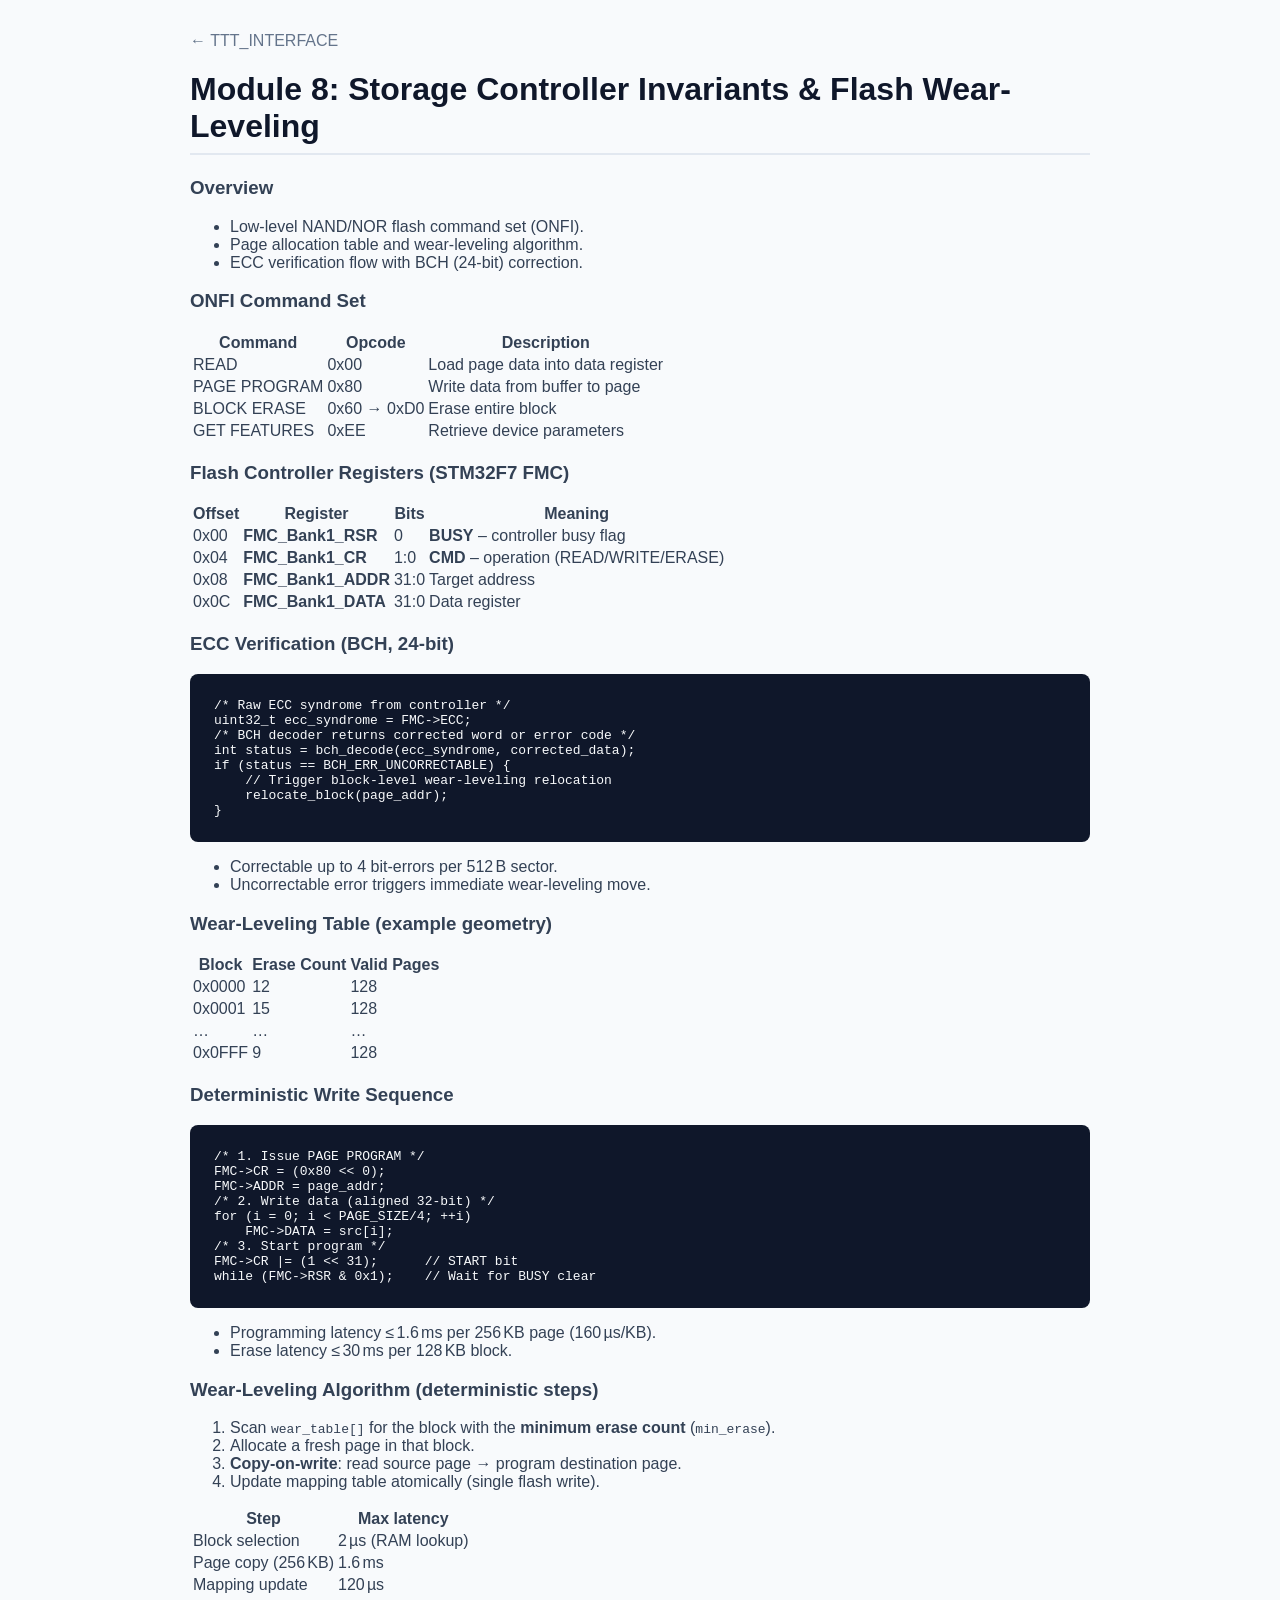
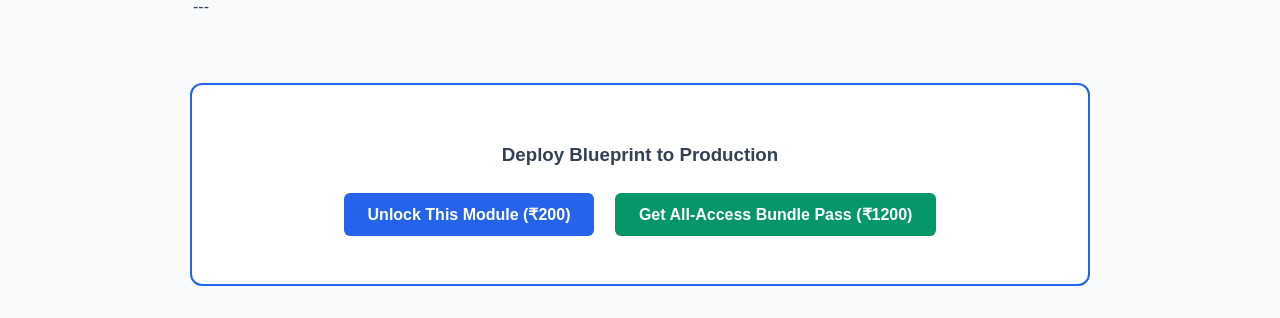
<file: blog/module-8.html>
<!DOCTYPE html>
<html lang="en">
<head>
    <meta charset="UTF-8">
    <title>Module 8: Storage Controller Invariants & Flash Wear-Leveling | Trust & Thread</title>
    <meta name="description" content="Deep dive platform architecture analysis.">
    <style>
        :root { --slate-900: #0F172A; --blue-600: #2563EB; --bg: #F8FAFC; }
        body { font-family: 'Inter', sans-serif; background: var(--bg); color: #334155; padding: 2rem; max-width: 900px; margin: 0 auto; }
        h1 { color: var(--slate-900); font-size: 2rem; border-bottom: 2px solid #E2E8F0; padding-bottom: 0.5rem; }
        pre { background: #0F172A; color: #F8FAFC; padding: 1.5rem; border-radius: 8px; overflow-x: auto; }
        .checkout-engine { background: #FFFFFF; border: 2px solid var(--blue-600); border-radius: 12px; padding: 2.5rem; margin-top: 4rem; text-align: center; }
        .btn { display: inline-block; padding: 0.75rem 1.5rem; border-radius: 6px; text-decoration: none; font-weight: bold; margin: 0.5rem; color: white; }
    </style>
</head>
<body>
    <header><a href="/" style="color:#64748B; text-decoration:none;">&larr; TTT_INTERFACE</a></header>
    <main>
        <h1>Module 8: Storage Controller Invariants & Flash Wear-Leveling</h1>
        
        <section class="technical-prose">
            <!-- THE ENGINE WILL INJECT YOUR RAW POST DATA HERE -->
            <h3>Overview</h3>
<ul>
<li>Low‑level NAND/NOR flash command set (ONFI).</li>
<li>Page allocation table and wear‑leveling algorithm.</li>
<li>ECC verification flow with BCH (24‑bit) correction.</li>
</ul>
<h3>ONFI Command Set</h3>
<table>
<thead>
<tr>
<th>Command</th>
<th>Opcode</th>
<th>Description</th>
</tr>
</thead>
<tbody>
<tr>
<td>READ</td>
<td>0x00</td>
<td>Load page data into data register</td>
</tr>
<tr>
<td>PAGE PROGRAM</td>
<td>0x80</td>
<td>Write data from buffer to page</td>
</tr>
<tr>
<td>BLOCK ERASE</td>
<td>0x60 → 0xD0</td>
<td>Erase entire block</td>
</tr>
<tr>
<td>GET FEATURES</td>
<td>0xEE</td>
<td>Retrieve device parameters</td>
</tr>
</tbody>
</table>
<h3>Flash Controller Registers (STM32F7 FMC)</h3>
<table>
<thead>
<tr>
<th>Offset</th>
<th>Register</th>
<th>Bits</th>
<th>Meaning</th>
</tr>
</thead>
<tbody>
<tr>
<td>0x00</td>
<td><strong>FMC_Bank1_RSR</strong></td>
<td>0</td>
<td><strong>BUSY</strong> – controller busy flag</td>
</tr>
<tr>
<td>0x04</td>
<td><strong>FMC_Bank1_CR</strong></td>
<td>1:0</td>
<td><strong>CMD</strong> – operation (READ/WRITE/ERASE)</td>
</tr>
<tr>
<td>0x08</td>
<td><strong>FMC_Bank1_ADDR</strong></td>
<td>31:0</td>
<td>Target address</td>
</tr>
<tr>
<td>0x0C</td>
<td><strong>FMC_Bank1_DATA</strong></td>
<td>31:0</td>
<td>Data register</td>
</tr>
</tbody>
</table>
<h3>ECC Verification (BCH, 24‑bit)</h3>
<pre><code class="language-c">/* Raw ECC syndrome from controller */
uint32_t ecc_syndrome = FMC-&gt;ECC;
/* BCH decoder returns corrected word or error code */
int status = bch_decode(ecc_syndrome, corrected_data);
if (status == BCH_ERR_UNCORRECTABLE) {
    // Trigger block‑level wear‑leveling relocation
    relocate_block(page_addr);
}
</code></pre>
<ul>
<li>Correctable up to 4 bit‑errors per 512 B sector.</li>
<li>Uncorrectable error triggers immediate wear‑leveling move.</li>
</ul>
<h3>Wear‑Leveling Table (example geometry)</h3>
<table>
<thead>
<tr>
<th>Block</th>
<th>Erase Count</th>
<th>Valid Pages</th>
</tr>
</thead>
<tbody>
<tr>
<td>0x0000</td>
<td>12</td>
<td>128</td>
</tr>
<tr>
<td>0x0001</td>
<td>15</td>
<td>128</td>
</tr>
<tr>
<td>…</td>
<td>…</td>
<td>…</td>
</tr>
<tr>
<td>0x0FFF</td>
<td>9</td>
<td>128</td>
</tr>
</tbody>
</table>
<h3>Deterministic Write Sequence</h3>
<pre><code class="language-c">/* 1. Issue PAGE PROGRAM */
FMC-&gt;CR = (0x80 &lt;&lt; 0);
FMC-&gt;ADDR = page_addr;
/* 2. Write data (aligned 32‑bit) */
for (i = 0; i &lt; PAGE_SIZE/4; ++i)
    FMC-&gt;DATA = src[i];
/* 3. Start program */
FMC-&gt;CR |= (1 &lt;&lt; 31);      // START bit
while (FMC-&gt;RSR &amp; 0x1);    // Wait for BUSY clear
</code></pre>
<ul>
<li>Programming latency ≤ 1.6 ms per 256 KB page (160 µs/KB).</li>
<li>Erase latency ≤ 30 ms per 128 KB block.</li>
</ul>
<h3>Wear‑Leveling Algorithm (deterministic steps)</h3>
<ol>
<li>Scan <code>wear_table[]</code> for the block with the <strong>minimum erase count</strong> (<code>min_erase</code>).</li>
<li>Allocate a fresh page in that block.</li>
<li><strong>Copy‑on‑write</strong>: read source page → program destination page.</li>
<li>Update mapping table atomically (single flash write).</li>
</ol>
<table>
<thead>
<tr>
<th>Step</th>
<th>Max latency</th>
</tr>
</thead>
<tbody>
<tr>
<td>Block selection</td>
<td>2 µs (RAM lookup)</td>
</tr>
<tr>
<td>Page copy (256 KB)</td>
<td>1.6 ms</td>
</tr>
<tr>
<td>Mapping update</td>
<td>120 µs</td>
</tr>
<tr>
<td>---</td>
<td></td>
</tr>
</tbody>
</table>
        </section>
        
        <section class="checkout-engine">
            <h3>Deploy Blueprint to Production</h3>
            <a href="upi://pay?pa=6303685469@ybl.com&pn=TrustAndThread&am=200.00&cu=INR" class="btn" style="background: var(--blue-600);">Unlock This Module (₹200)</a>
            <a href="upi://pay?pa=6303685469@ybl.com&pn=TrustAndThread&am=1200.00&cu=INR" class="btn" style="background: #059669;">Get All-Access Bundle Pass (₹1200)</a>
        </section>
    </main>
</body>
</html>
</file>
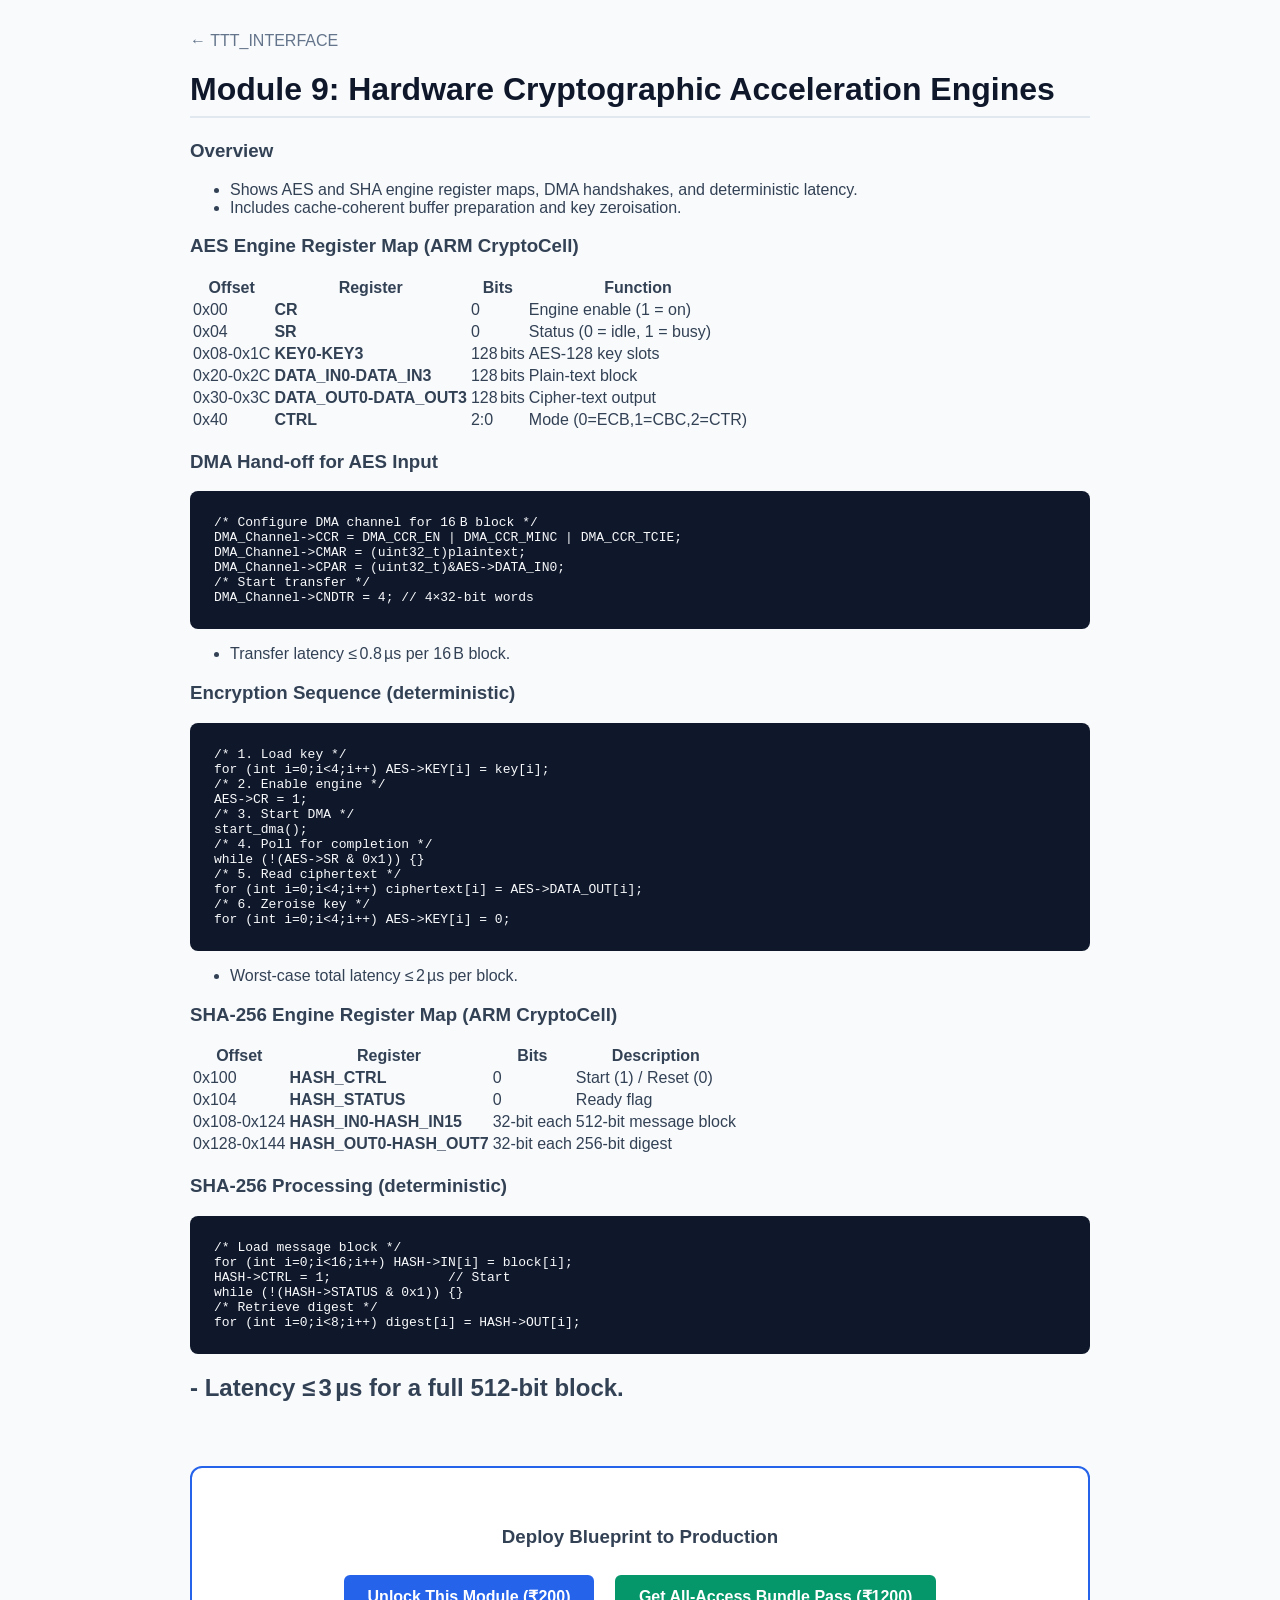
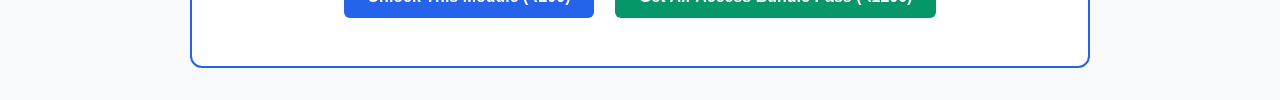
<file: blog/module-9.html>
<!DOCTYPE html>
<html lang="en">
<head>
    <meta charset="UTF-8">
    <title>Module 9: Hardware Cryptographic Acceleration Engines | Trust & Thread</title>
    <meta name="description" content="Deep dive platform architecture analysis.">
    <style>
        :root { --slate-900: #0F172A; --blue-600: #2563EB; --bg: #F8FAFC; }
        body { font-family: 'Inter', sans-serif; background: var(--bg); color: #334155; padding: 2rem; max-width: 900px; margin: 0 auto; }
        h1 { color: var(--slate-900); font-size: 2rem; border-bottom: 2px solid #E2E8F0; padding-bottom: 0.5rem; }
        pre { background: #0F172A; color: #F8FAFC; padding: 1.5rem; border-radius: 8px; overflow-x: auto; }
        .checkout-engine { background: #FFFFFF; border: 2px solid var(--blue-600); border-radius: 12px; padding: 2.5rem; margin-top: 4rem; text-align: center; }
        .btn { display: inline-block; padding: 0.75rem 1.5rem; border-radius: 6px; text-decoration: none; font-weight: bold; margin: 0.5rem; color: white; }
    </style>
</head>
<body>
    <header><a href="/" style="color:#64748B; text-decoration:none;">&larr; TTT_INTERFACE</a></header>
    <main>
        <h1>Module 9: Hardware Cryptographic Acceleration Engines</h1>
        
        <section class="technical-prose">
            <!-- THE ENGINE WILL INJECT YOUR RAW POST DATA HERE -->
            <h3>Overview</h3>
<ul>
<li>Shows AES and SHA engine register maps, DMA handshakes, and deterministic latency.</li>
<li>Includes cache‑coherent buffer preparation and key zeroisation.</li>
</ul>
<h3>AES Engine Register Map (ARM CryptoCell)</h3>
<table>
<thead>
<tr>
<th>Offset</th>
<th>Register</th>
<th>Bits</th>
<th>Function</th>
</tr>
</thead>
<tbody>
<tr>
<td>0x00</td>
<td><strong>CR</strong></td>
<td>0</td>
<td>Engine enable (1 = on)</td>
</tr>
<tr>
<td>0x04</td>
<td><strong>SR</strong></td>
<td>0</td>
<td>Status (0 = idle, 1 = busy)</td>
</tr>
<tr>
<td>0x08‑0x1C</td>
<td><strong>KEY0‑KEY3</strong></td>
<td>128 bits</td>
<td>AES‑128 key slots</td>
</tr>
<tr>
<td>0x20‑0x2C</td>
<td><strong>DATA_IN0‑DATA_IN3</strong></td>
<td>128 bits</td>
<td>Plain‑text block</td>
</tr>
<tr>
<td>0x30‑0x3C</td>
<td><strong>DATA_OUT0‑DATA_OUT3</strong></td>
<td>128 bits</td>
<td>Cipher‑text output</td>
</tr>
<tr>
<td>0x40</td>
<td><strong>CTRL</strong></td>
<td>2:0</td>
<td>Mode (0=ECB,1=CBC,2=CTR)</td>
</tr>
</tbody>
</table>
<h3>DMA Hand‑off for AES Input</h3>
<pre><code class="language-c">/* Configure DMA channel for 16 B block */
DMA_Channel-&gt;CCR = DMA_CCR_EN | DMA_CCR_MINC | DMA_CCR_TCIE;
DMA_Channel-&gt;CMAR = (uint32_t)plaintext;
DMA_Channel-&gt;CPAR = (uint32_t)&amp;AES-&gt;DATA_IN0;
/* Start transfer */
DMA_Channel-&gt;CNDTR = 4; // 4×32‑bit words
</code></pre>
<ul>
<li>Transfer latency ≤ 0.8 µs per 16 B block.</li>
</ul>
<h3>Encryption Sequence (deterministic)</h3>
<pre><code class="language-c">/* 1. Load key */
for (int i=0;i&lt;4;i++) AES-&gt;KEY[i] = key[i];
/* 2. Enable engine */
AES-&gt;CR = 1;
/* 3. Start DMA */
start_dma();
/* 4. Poll for completion */
while (!(AES-&gt;SR &amp; 0x1)) {}
/* 5. Read ciphertext */
for (int i=0;i&lt;4;i++) ciphertext[i] = AES-&gt;DATA_OUT[i];
/* 6. Zeroise key */
for (int i=0;i&lt;4;i++) AES-&gt;KEY[i] = 0;
</code></pre>
<ul>
<li>Worst‑case total latency ≤ 2 µs per block.</li>
</ul>
<h3>SHA‑256 Engine Register Map (ARM CryptoCell)</h3>
<table>
<thead>
<tr>
<th>Offset</th>
<th>Register</th>
<th>Bits</th>
<th>Description</th>
</tr>
</thead>
<tbody>
<tr>
<td>0x100</td>
<td><strong>HASH_CTRL</strong></td>
<td>0</td>
<td>Start (1) / Reset (0)</td>
</tr>
<tr>
<td>0x104</td>
<td><strong>HASH_STATUS</strong></td>
<td>0</td>
<td>Ready flag</td>
</tr>
<tr>
<td>0x108‑0x124</td>
<td><strong>HASH_IN0‑HASH_IN15</strong></td>
<td>32‑bit each</td>
<td>512‑bit message block</td>
</tr>
<tr>
<td>0x128‑0x144</td>
<td><strong>HASH_OUT0‑HASH_OUT7</strong></td>
<td>32‑bit each</td>
<td>256‑bit digest</td>
</tr>
</tbody>
</table>
<h3>SHA‑256 Processing (deterministic)</h3>
<pre><code class="language-c">/* Load message block */
for (int i=0;i&lt;16;i++) HASH-&gt;IN[i] = block[i];
HASH-&gt;CTRL = 1;               // Start
while (!(HASH-&gt;STATUS &amp; 0x1)) {}
/* Retrieve digest */
for (int i=0;i&lt;8;i++) digest[i] = HASH-&gt;OUT[i];
</code></pre>
<h2>- Latency ≤ 3 µs for a full 512‑bit block.</h2>
        </section>
        
        <section class="checkout-engine">
            <h3>Deploy Blueprint to Production</h3>
            <a href="upi://pay?pa=6303685469@ybl.com&pn=TrustAndThread&am=200.00&cu=INR" class="btn" style="background: var(--blue-600);">Unlock This Module (₹200)</a>
            <a href="upi://pay?pa=6303685469@ybl.com&pn=TrustAndThread&am=1200.00&cu=INR" class="btn" style="background: #059669;">Get All-Access Bundle Pass (₹1200)</a>
        </section>
    </main>
</body>
</html>
</file>
